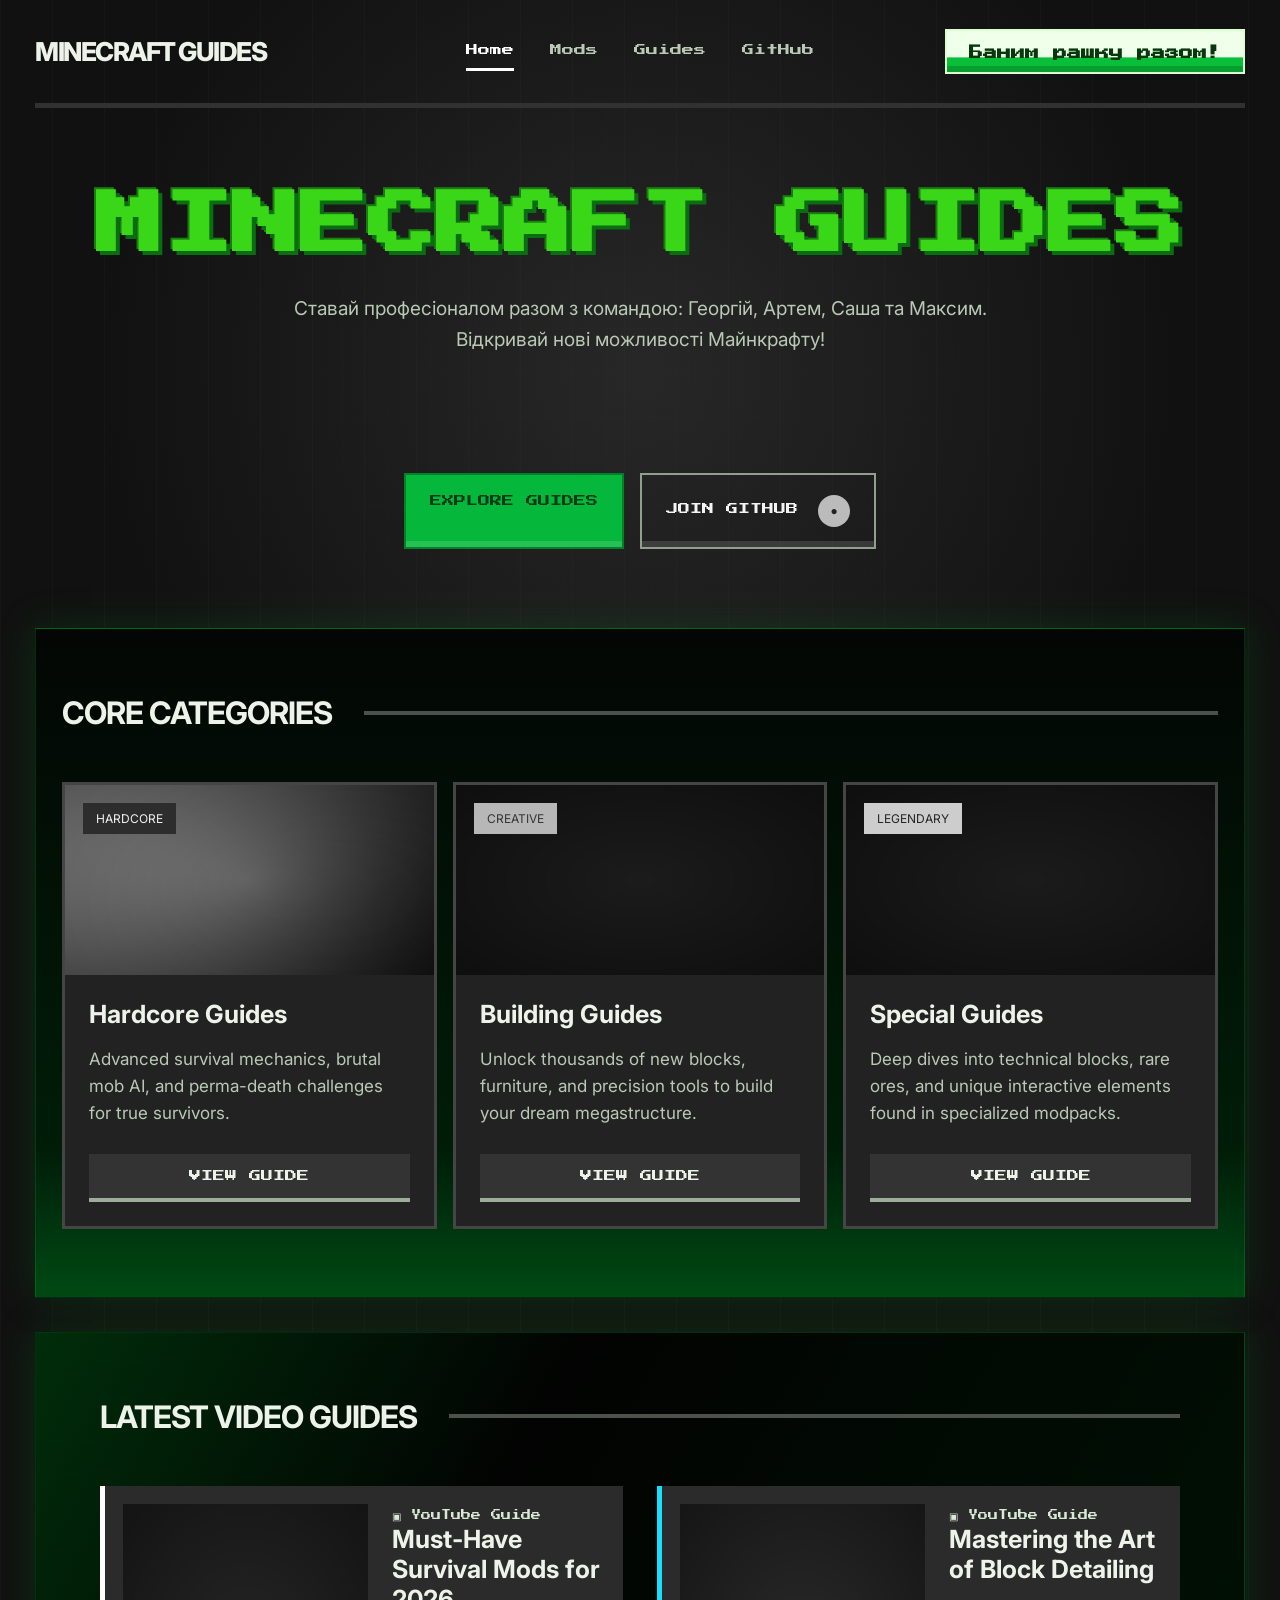
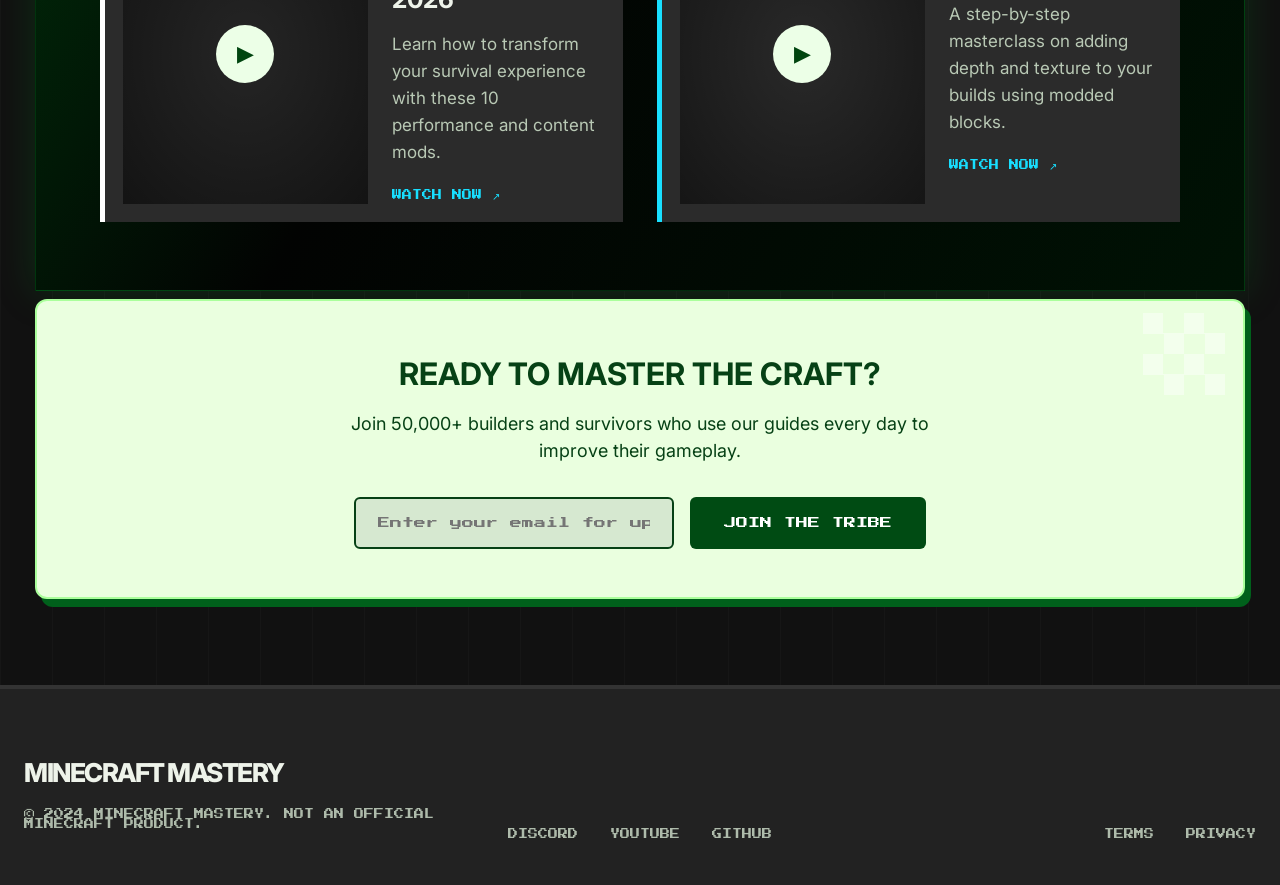
<file: index.html>
<!DOCTYPE html>
<html lang="uk">
<head>
  <meta charset="UTF-8" />
  <meta name="viewport" content="width=device-width, initial-scale=1.0" />
  <title>Minecraft Guides</title>
  <link rel="preconnect" href="https://fonts.googleapis.com">
  <link rel="preconnect" href="https://fonts.gstatic.com" crossorigin>
  <link href="https://fonts.googleapis.com/css2?family=Inter:wght@400;500;700;800&family=Press+Start+2P&display=swap" rel="stylesheet">
  <link rel="stylesheet" href="styles.css" />
</head>
<body>
  <header class="site-header">
    <a class="logo" href="#">Minecraft Guides</a>
    <nav class="nav" aria-label="Main navigation">
      <a class="active" href="index.html">Home</a>
      <a href="mods.html">Mods</a>
      <a href="guides.html">Guides</a>
      <a href="https://github.com" target="_blank" rel="noreferrer">GitHub</a>
    </nav>
    <a class="top-cta" href="#join">Баним рашку разом!</a>
  </header>

  <main>
    <section class="hero" id="guides">
      <div class="hero-grid" aria-hidden="true"></div>
      <h1>Minecraft Guides</h1>
      <p>Ставай професіоналом разом з командою: Георгій, Артем, Саша та Максим.<br>Відкривай нові можливості Майнкрафту!</p>
      <div class="hero-actions">
        <a class="btn btn-primary" href="#categories">Explore Guides</a>
        <a class="btn btn-ghost" href="https://github.com" target="_blank" rel="noreferrer">Join GitHub <span class="github-mark">●</span></a>
      </div>
    </section>

    <section class="panel dark-panel" id="categories">
      <div class="section-title">
        <h2>Core Categories</h2>
        <span></span>
      </div>

      <div class="cards">
        <article class="card">
          <div class="card-art survival"><span class="tag red">Hardcore</span></div>
          <div class="card-body">
            <h3>Hardcore Guides</h3>
            <p>Advanced survival mechanics, brutal mob AI, and perma-death challenges for true survivors.</p>
            <a href="hardcore.html" class="card-btn">View Guide</a>
          </div>
        </article>

        <article class="card">
          <div class="card-art building"><span class="tag cyan">Creative</span></div>
          <div class="card-body">
            <h3>Building Guides</h3>
            <p>Unlock thousands of new blocks, furniture, and precision tools to build your dream megastructure.</p>
            <a href="building.html" class="card-btn">View Guide</a>
          </div>
        </article>

        <article class="card">
          <div class="card-art blocks"><span class="tag pink">Legendary</span></div>
          <div class="card-body">
            <h3>Special Guides</h3>
            <p>Deep dives into technical blocks, rare ores, and unique interactive elements found in specialized modpacks.</p>
            <a href="special.html" class="card-btn">View Guide</a>
          </div>
        </article>
      </div>
    </section>

    <section class="panel video-panel">
      <div class="section-title">
        <h2>Latest Video Guides</h2>
        <span></span>
      </div>

      <div class="videos">
        <article class="video-card light-line">
          <div class="thumb redstone"><button href="https://www.youtube.com/watch?v=grBEoJYDWm4" aria-label="Play survival mods video">▶</button></div>
          <div>
            <small>▣ YouTube Guide</small>
            <h3>Must-Have Survival Mods for 2026</h3>
            <p>Learn how to transform your survival experience with these 10 performance and content mods.</p>
            <a href="https://www.youtube.com/watch?v=grBEoJYDWm4">Watch Now ↗</a>
          </div>
        </article>

        <article class="video-card cyan-line">
          <div class="thumb secrets"><button href="https://www.youtube.com/watch?v=sbJNPg-tEmI" aria-label="Play block detailing video">▶</button></div>
          <div>
            <small>▣ YouTube Guide</small>
            <h3>Mastering the Art of Block Detailing</h3>
            <p>A step-by-step masterclass on adding depth and texture to your builds using modded blocks.</p>
            <a href="https://www.youtube.com/watch?v=sbJNPg-tEmI">Watch Now ↗</a>
          </div>
        </article>
      </div>
    </section>
    <section class="newsletter" id="join">
      <div class="pixel-corner" aria-hidden="true"></div>
      <h2>Ready to Master the Craft?</h2>
      <p>Join 50,000+ builders and survivors who use our guides every day to improve their gameplay.</p>
      <form>
        <input type="email" placeholder="Enter your email for updates" aria-label="Email" />
        <button type="submit">Join the Tribe</button>
      </form>
    </section>
  </main>

  <footer class="footer">
    <div>
      <h2>Minecraft Mastery</h2>
      <p>© 2024 Minecraft Mastery. Not an official Minecraft product.</p>
    </div>
    <nav aria-label="Footer navigation">
      <a href="#">Discord</a>
      <a href="#">YouTube</a>
      <a href="#">GitHub</a>
    </nav>
    <nav aria-label="Legal navigation">
      <a href="#">Terms</a>
      <a href="#">Privacy</a>
    </nav>
  </footer>
</body>
</html>
</file>
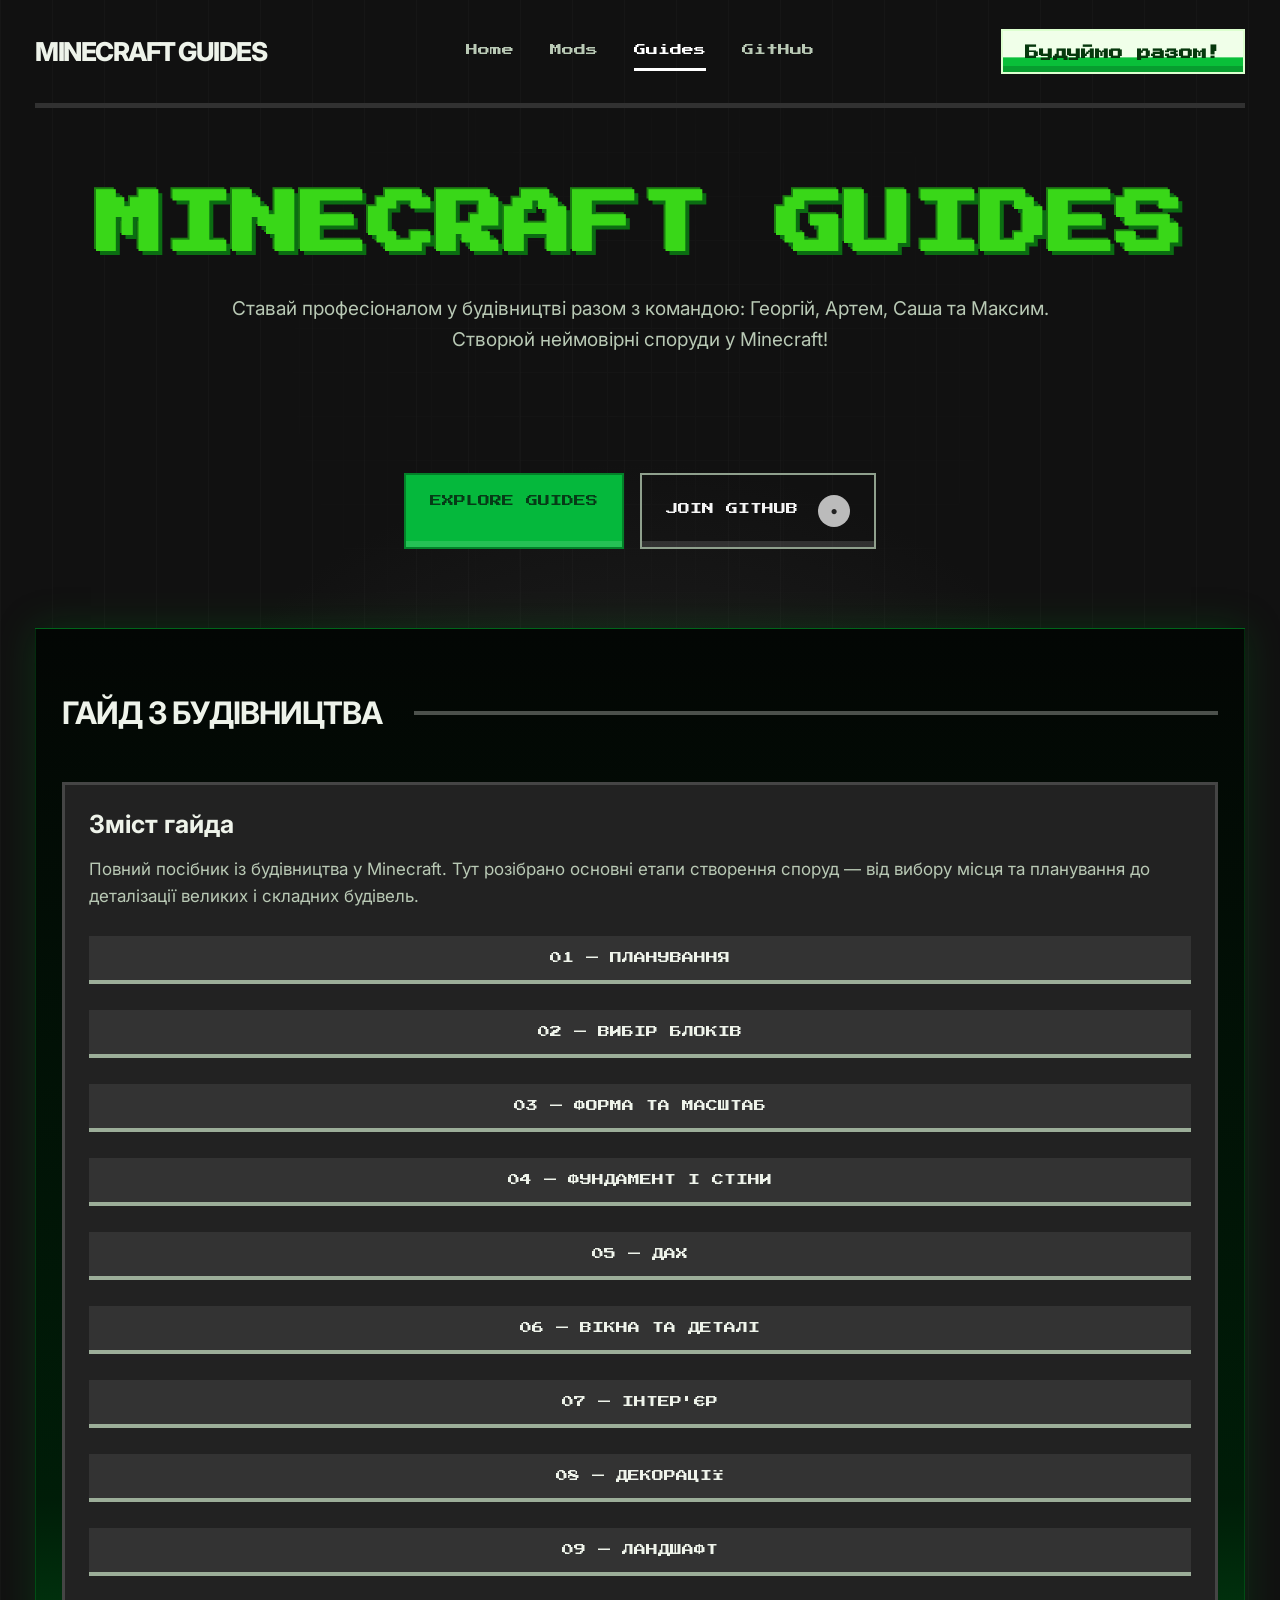
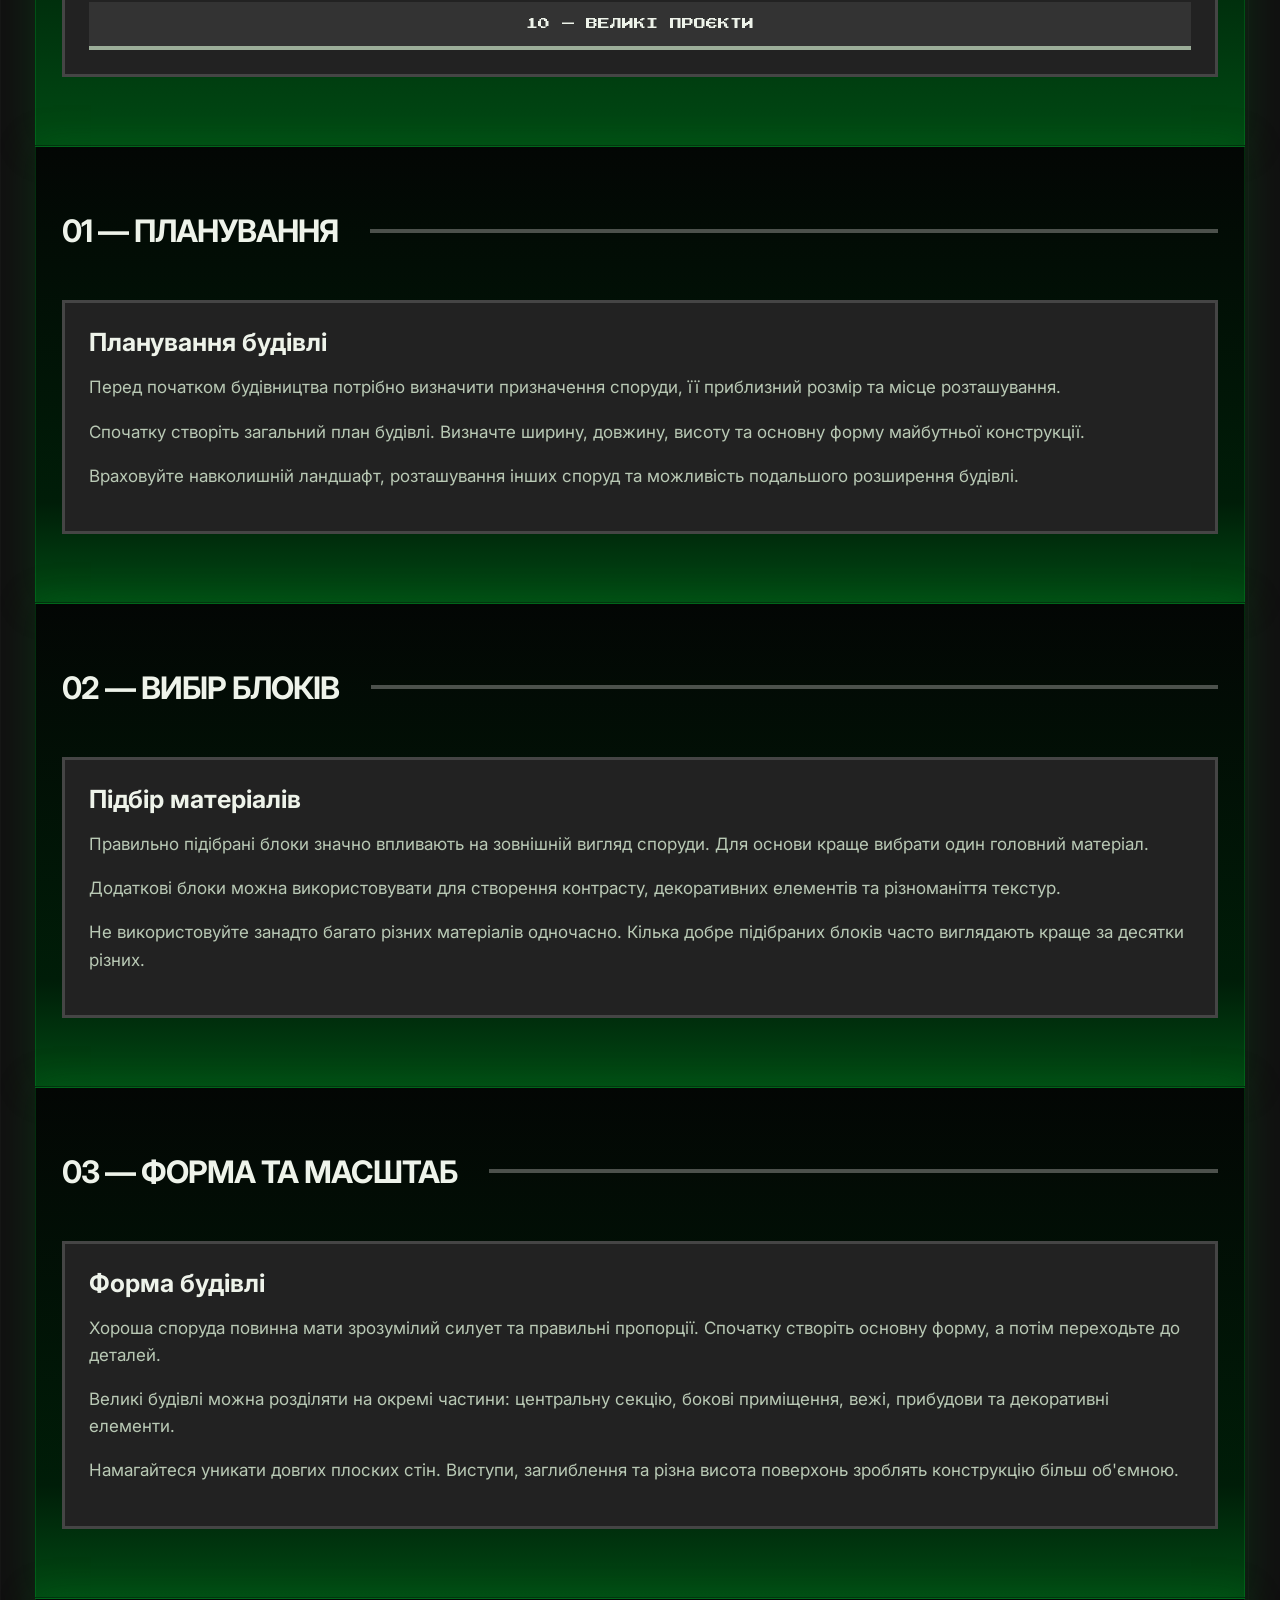
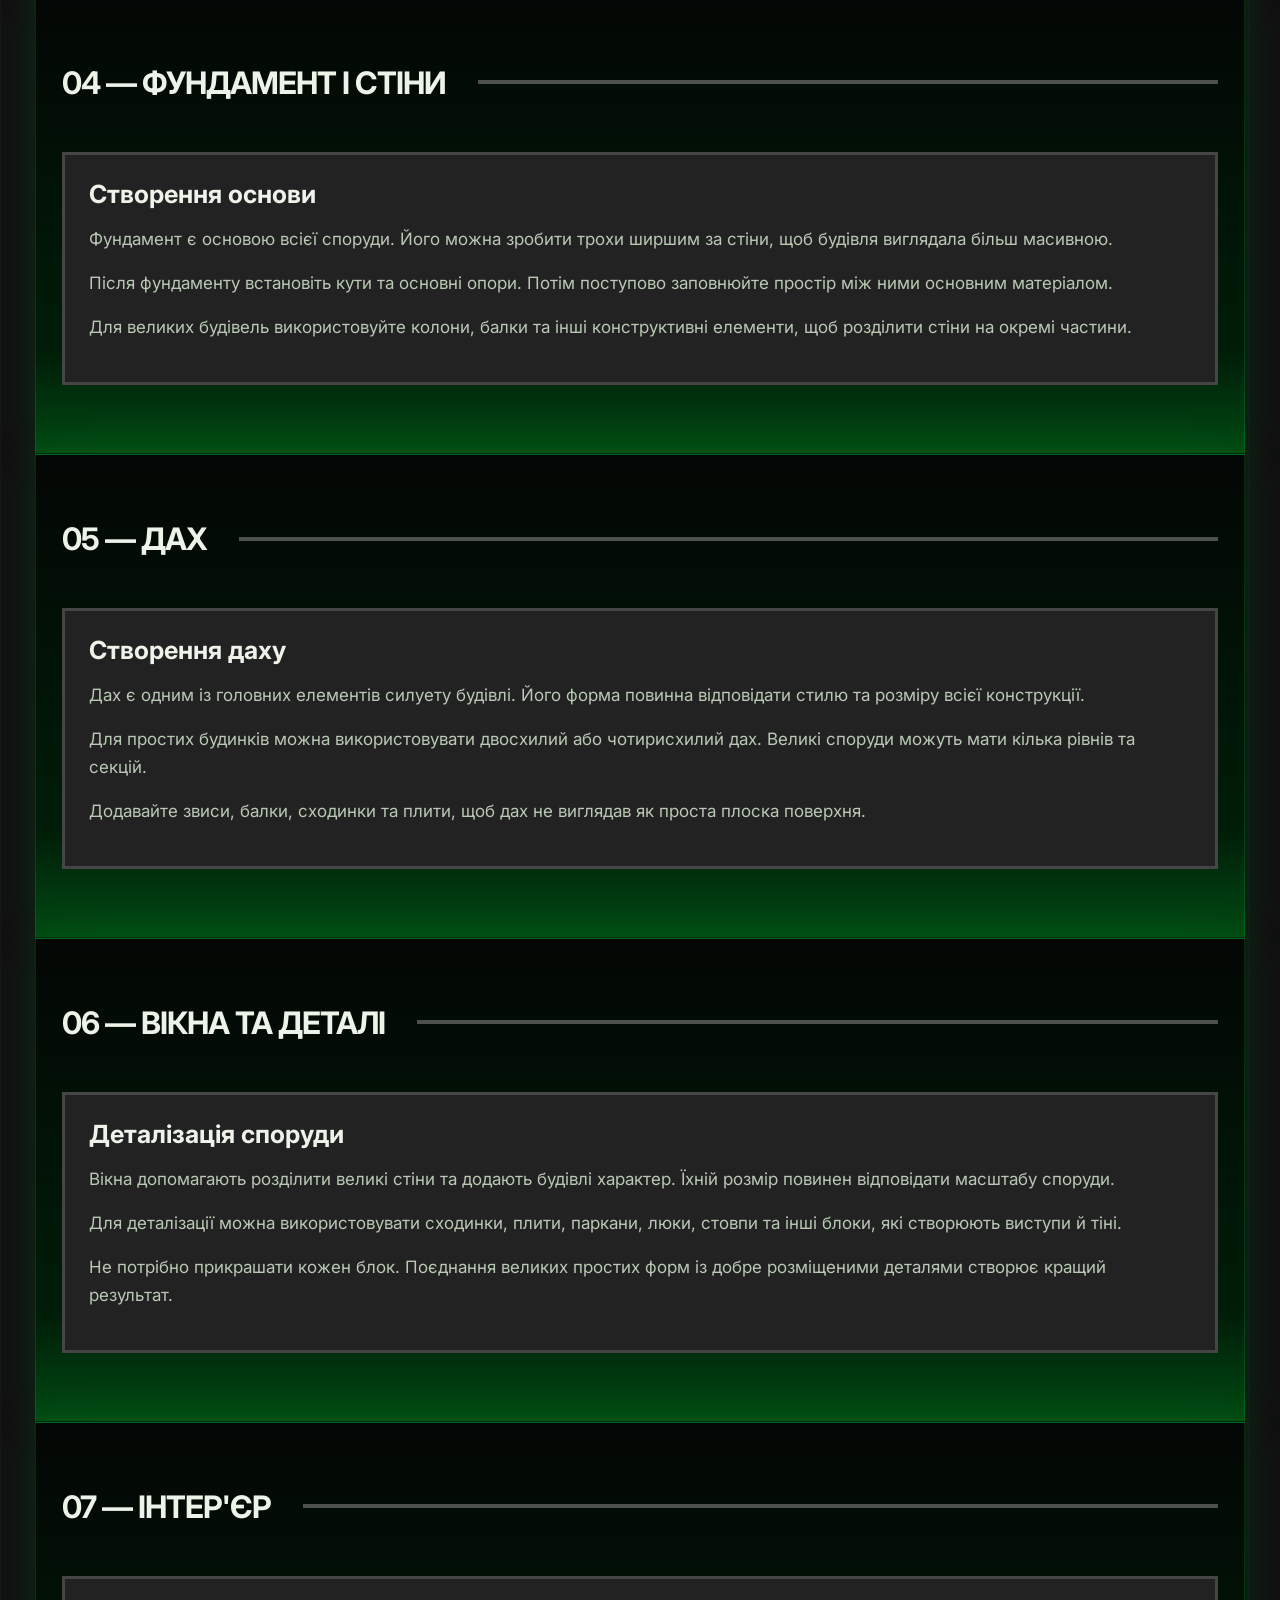
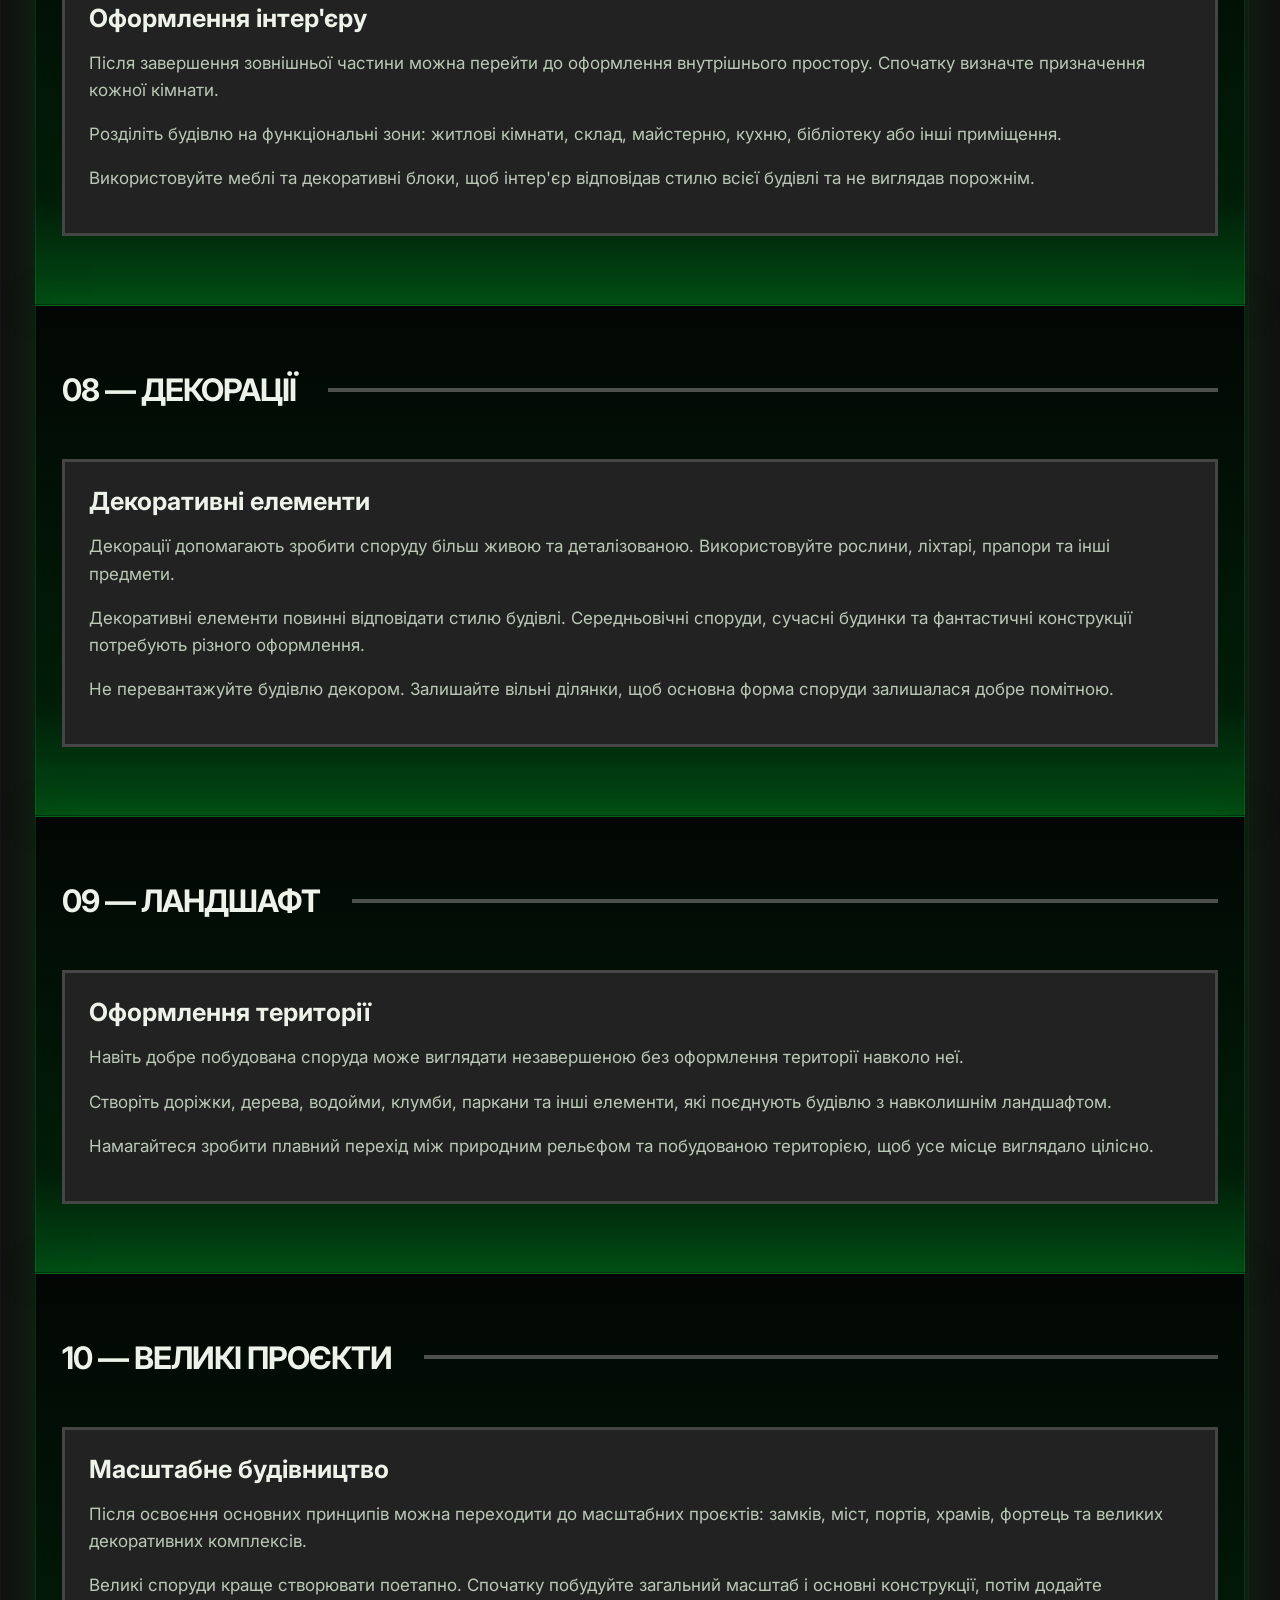
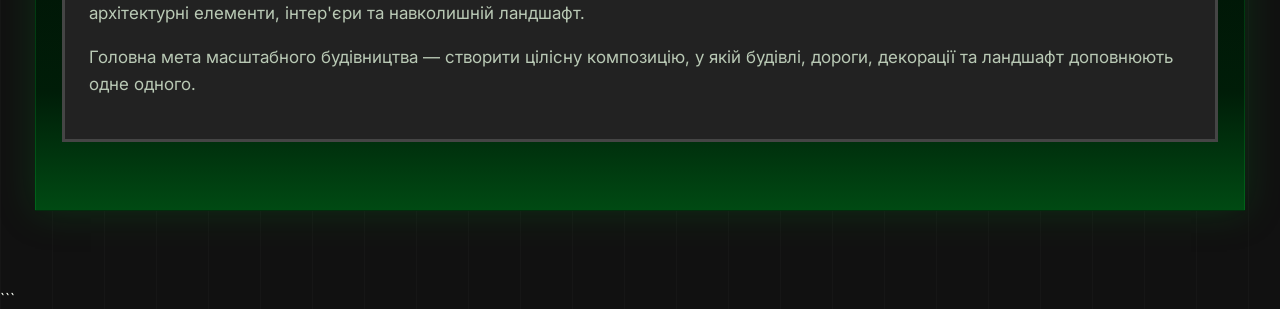
<file: building.html>
<!DOCTYPE html>
<html lang="ru">
  <head>
     <link rel="preconnect" href="https://fonts.googleapis.com">
  <link rel="preconnect" href="https://fonts.gstatic.com" crossorigin>
  <link href="https://fonts.googleapis.com/css2?family=Inter:wght@400;500;700;800&family=Press+Start+2P&display=swap" rel="stylesheet">
    <link rel="stylesheet" href="styles.css">
    <meta charset="UTF-8">
    <title>Minecraft Building</title>
  </head>

  <body>
      <header class="site-header">
    <a class="logo" href="#">Minecraft Guides</a>
    <nav class="nav" aria-label="Main navigation">
      <a href="index.html">Home</a>
      <a href="mods.html">Mods</a>
      <a class="active" href="guides.html">Guides</a>
      <a href="https://github.com" target="_blank" rel="noreferrer">GitHub</a>
    </nav>
    <a class="top-cta" href="#join">Будуймо разом!</a>
  </header>
  <main>
<section class="hero" id="guides">
      <div class="hero-grid" aria-hidden="true"></div>
      <h1>Minecraft Guides</h1>
      <p>Ставай професіоналом у будівництві разом з командою: Георгій, Артем, Саша та Максим.<br>Створюй неймовірні споруди у Minecraft!</p>
      <div class="hero-actions">
        <a class="btn btn-primary" href="#categories">Explore Guides</a>
        <a class="btn btn-ghost" href="https://github.com" target="_blank" rel="noreferrer">Join GitHub <span class="github-mark">●</span></a>
      </div>
    </section>

    <section class="panel dark-panel" id="categories">

  <div class="section-title">
    <h2>Гайд з будівництва</h2>
    <span></span>
  </div>

  <div class="card">
    <div class="card-body">

      <h3>Зміст гайда</h3>

      <p>
        Повний посібник із будівництва у Minecraft.
        Тут розібрано основні етапи створення споруд —
        від вибору місця та планування до деталізації
        великих і складних будівель.
      </p>

      <a href="#first-day" class="card-btn">
        01 — Планування
      </a>

      <a href="#resources" class="card-btn">
        02 — Вибір блоків
      </a>

      <a href="#food" class="card-btn">
        03 — Форма та масштаб
      </a>

      <a href="#base" class="card-btn">
        04 — Фундамент і стіни
      </a>

      <a href="#armor" class="card-btn">
        05 — Дах
      </a>

      <a href="#nether" class="card-btn">
        06 — Вікна та деталі
      </a>

      <a href="#enchantments" class="card-btn">
        07 — Інтер'єр
      </a>

      <a href="#farms" class="card-btn">
        08 — Декорації
      </a>

      <a href="#end" class="card-btn">
        09 — Ландшафт
      </a>

      <a href="#late-game" class="card-btn">
        10 — Великі проєкти
      </a>

    </div>
  </div>

</section>


<section class="panel dark-panel" id="first-day">

  <div class="section-title">
    <h2>01 — Планування</h2>
    <span></span>
  </div>

  <div class="card">
    <div class="card-body">

      <h3>Планування будівлі</h3>

      <p>
        Перед початком будівництва потрібно визначити
        призначення споруди, її приблизний розмір
        та місце розташування.
      </p>

      <p>
        Спочатку створіть загальний план будівлі.
        Визначте ширину, довжину, висоту та основну
        форму майбутньої конструкції.
      </p>

      <p>
        Враховуйте навколишній ландшафт, розташування
        інших споруд та можливість подальшого
        розширення будівлі.
      </p>

    </div>
  </div>

</section>


<section class="panel dark-panel" id="resources">

  <div class="section-title">
    <h2>02 — Вибір блоків</h2>
    <span></span>
  </div>

  <div class="card">
    <div class="card-body">

      <h3>Підбір матеріалів</h3>

      <p>
        Правильно підібрані блоки значно впливають
        на зовнішній вигляд споруди. Для основи
        краще вибрати один головний матеріал.
      </p>

      <p>
        Додаткові блоки можна використовувати
        для створення контрасту, декоративних елементів
        та різноманіття текстур.
      </p>

      <p>
        Не використовуйте занадто багато різних
        матеріалів одночасно. Кілька добре підібраних
        блоків часто виглядають краще за десятки різних.
      </p>

    </div>
  </div>

</section>


<section class="panel dark-panel" id="food">

  <div class="section-title">
    <h2>03 — Форма та масштаб</h2>
    <span></span>
  </div>

  <div class="card">
    <div class="card-body">

      <h3>Форма будівлі</h3>

      <p>
        Хороша споруда повинна мати зрозумілий силует
        та правильні пропорції. Спочатку створіть
        основну форму, а потім переходьте до деталей.
      </p>

      <p>
        Великі будівлі можна розділяти на окремі частини:
        центральну секцію, бокові приміщення, вежі,
        прибудови та декоративні елементи.
      </p>

      <p>
        Намагайтеся уникати довгих плоских стін.
        Виступи, заглиблення та різна висота поверхонь
        зроблять конструкцію більш об'ємною.
      </p>

    </div>
  </div>

</section>


<section class="panel dark-panel" id="base">

  <div class="section-title">
    <h2>04 — Фундамент і стіни</h2>
    <span></span>
  </div>

  <div class="card">
    <div class="card-body">

      <h3>Створення основи</h3>

      <p>
        Фундамент є основою всієї споруди.
        Його можна зробити трохи ширшим за стіни,
        щоб будівля виглядала більш масивною.
      </p>

      <p>
        Після фундаменту встановіть кути та основні
        опори. Потім поступово заповнюйте простір
        між ними основним матеріалом.
      </p>

      <p>
        Для великих будівель використовуйте колони,
        балки та інші конструктивні елементи,
        щоб розділити стіни на окремі частини.
      </p>

    </div>
  </div>

</section>


<section class="panel dark-panel" id="armor">

  <div class="section-title">
    <h2>05 — Дах</h2>
    <span></span>
  </div>

  <div class="card">
    <div class="card-body">

      <h3>Створення даху</h3>

      <p>
        Дах є одним із головних елементів силуету
        будівлі. Його форма повинна відповідати
        стилю та розміру всієї конструкції.
      </p>

      <p>
        Для простих будинків можна використовувати
        двосхилий або чотирисхилий дах. Великі споруди
        можуть мати кілька рівнів та секцій.
      </p>

      <p>
        Додавайте звиси, балки, сходинки та плити,
        щоб дах не виглядав як проста плоска поверхня.
      </p>

    </div>
  </div>

</section>


<section class="panel dark-panel" id="nether">

  <div class="section-title">
    <h2>06 — Вікна та деталі</h2>
    <span></span>
  </div>

  <div class="card">
    <div class="card-body">

      <h3>Деталізація споруди</h3>

      <p>
        Вікна допомагають розділити великі стіни
        та додають будівлі характер. Їхній розмір
        повинен відповідати масштабу споруди.
      </p>

      <p>
        Для деталізації можна використовувати сходинки,
        плити, паркани, люки, стовпи та інші блоки,
        які створюють виступи й тіні.
      </p>

      <p>
        Не потрібно прикрашати кожен блок.
        Поєднання великих простих форм із добре
        розміщеними деталями створює кращий результат.
      </p>

    </div>
  </div>

</section>


<section class="panel dark-panel" id="enchantments">

  <div class="section-title">
    <h2>07 — Інтер'єр</h2>
    <span></span>
  </div>

  <div class="card">
    <div class="card-body">

      <h3>Оформлення інтер'єру</h3>

      <p>
        Після завершення зовнішньої частини можна
        перейти до оформлення внутрішнього простору.
        Спочатку визначте призначення кожної кімнати.
      </p>

      <p>
        Розділіть будівлю на функціональні зони:
        житлові кімнати, склад, майстерню, кухню,
        бібліотеку або інші приміщення.
      </p>

      <p>
        Використовуйте меблі та декоративні блоки,
        щоб інтер'єр відповідав стилю всієї будівлі
        та не виглядав порожнім.
      </p>

    </div>
  </div>

</section>


<section class="panel dark-panel" id="farms">

  <div class="section-title">
    <h2>08 — Декорації</h2>
    <span></span>
  </div>

  <div class="card">
    <div class="card-body">

      <h3>Декоративні елементи</h3>

      <p>
        Декорації допомагають зробити споруду
        більш живою та деталізованою. Використовуйте
        рослини, ліхтарі, прапори та інші предмети.
      </p>

      <p>
        Декоративні елементи повинні відповідати
        стилю будівлі. Середньовічні споруди,
        сучасні будинки та фантастичні конструкції
        потребують різного оформлення.
      </p>

      <p>
        Не перевантажуйте будівлю декором.
        Залишайте вільні ділянки, щоб основна форма
        споруди залишалася добре помітною.
      </p>

    </div>
  </div>

</section>


<section class="panel dark-panel" id="end">

  <div class="section-title">
    <h2>09 — Ландшафт</h2>
    <span></span>
  </div>

  <div class="card">
    <div class="card-body">

      <h3>Оформлення території</h3>

      <p>
        Навіть добре побудована споруда може виглядати
        незавершеною без оформлення території навколо неї.
      </p>

      <p>
        Створіть доріжки, дерева, водойми, клумби,
        паркани та інші елементи, які поєднують
        будівлю з навколишнім ландшафтом.
      </p>

      <p>
        Намагайтеся зробити плавний перехід між
        природним рельєфом та побудованою територією,
        щоб усе місце виглядало цілісно.
      </p>

    </div>
  </div>

</section>


<section class="panel dark-panel" id="late-game">

  <div class="section-title">
    <h2>10 — Великі проєкти</h2>
    <span></span>
  </div>

  <div class="card">
    <div class="card-body">

      <h3>Масштабне будівництво</h3>

      <p>
        Після освоєння основних принципів можна переходити
        до масштабних проєктів: замків, міст, портів,
        храмів, фортець та великих декоративних комплексів.
      </p>

      <p>
        Великі споруди краще створювати поетапно.
        Спочатку побудуйте загальний масштаб і основні
        конструкції, потім додайте архітектурні елементи,
        інтер'єри та навколишній ландшафт.
      </p>

      <p>
        Головна мета масштабного будівництва — створити
        цілісну композицію, у якій будівлі, дороги,
        декорації та ландшафт доповнюють одне одного.
      </p>

    </div>
  </div>

</section>

  </main>
  </body>
</html>
```
</file>
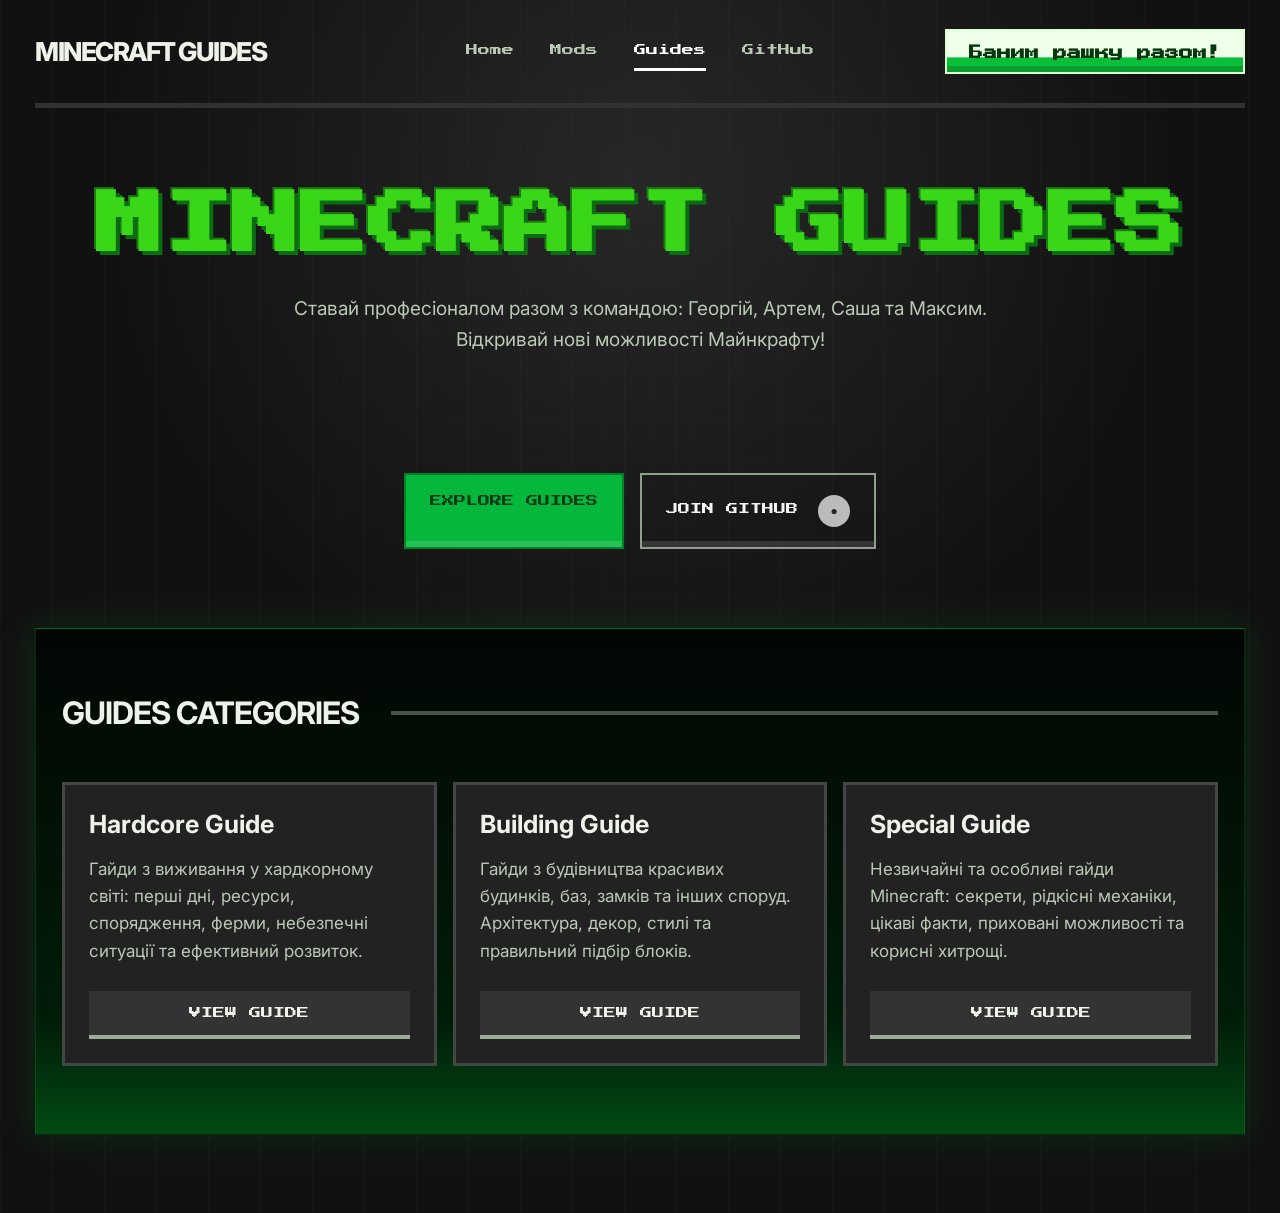
<file: guides.html>
<!DOCTYPE html>
<html lang="ru">
  <head>
     <link rel="preconnect" href="https://fonts.googleapis.com">
  <link rel="preconnect" href="https://fonts.gstatic.com" crossorigin>
  <link href="https://fonts.googleapis.com/css2?family=Inter:wght@400;500;700;800&family=Press+Start+2P&display=swap" rel="stylesheet">
    <link rel="stylesheet" href="styles.css">
    <meta charset="UTF-8">
    <title>Minecraft Mods</title>
  </head>

  <body>
      <header class="site-header">
    <a class="logo" href="#">Minecraft Guides</a>
    <nav class="nav" aria-label="Main navigation">
      <a href="index.html">Home</a>
      <a href="mods.html">Mods</a>
      <a class="active" href="guides.html">Guides</a>
      <a href="https://github.com" target="_blank" rel="noreferrer">GitHub</a>
    </nav>
    <a class="top-cta" href="#join">Баним рашку разом!</a>
  </header>
  <main>
<section class="hero" id="guides">
      <div class="hero-grid" aria-hidden="true"></div>
      <h1>Minecraft Guides</h1>
      <p>Ставай професіоналом разом з командою: Георгій, Артем, Саша та Максим.<br>Відкривай нові можливості Майнкрафту!</p>
      <div class="hero-actions">
        <a class="btn btn-primary" href="#categories">Explore Guides</a>
        <a class="btn btn-ghost" href="https://github.com" target="_blank" rel="noreferrer">Join GitHub <span class="github-mark">●</span></a>
      </div>
    </section>

    <section class="panel dark-panel" id="categories">
      <div class="section-title">
        <h2>Guides Categories</h2>
        <span></span>
      </div>

      <div class="cards">
        <article class="card">
          <div class="card-body">
            <h3>Hardcore Guide</h3>
            <p>
              Гайди з виживання у хардкорному світі:
              перші дні, ресурси, спорядження, ферми,
              небезпечні ситуації та ефективний розвиток.
            </p>
            <a href="hardcore.html" class="card-btn">View Guide</a>
          </div>
        </article>

        <article class="card">
          <div class="card-body">
            <h3>Building Guide</h3>
            <p>
              Гайди з будівництва красивих будинків,
              баз, замків та інших споруд. Архітектура,
              декор, стилі та правильний підбір блоків.
            </p>
            <a href="building.html" class="card-btn">View Guide</a>
          </div>
        </article>

        <article class="card">
          <div class="card-body">
            <h3>Special Guide</h3>
            <p>
              Незвичайні та особливі гайди Minecraft:
              секрети, рідкісні механіки, цікаві факти,
              приховані можливості та корисні хитрощі.
            </p>
            <a href="special.html" class="card-btn">View Guide</a>
          </div>
        </article>
      </div>
    </section>

  </main>
  </body>
</html>
</file>
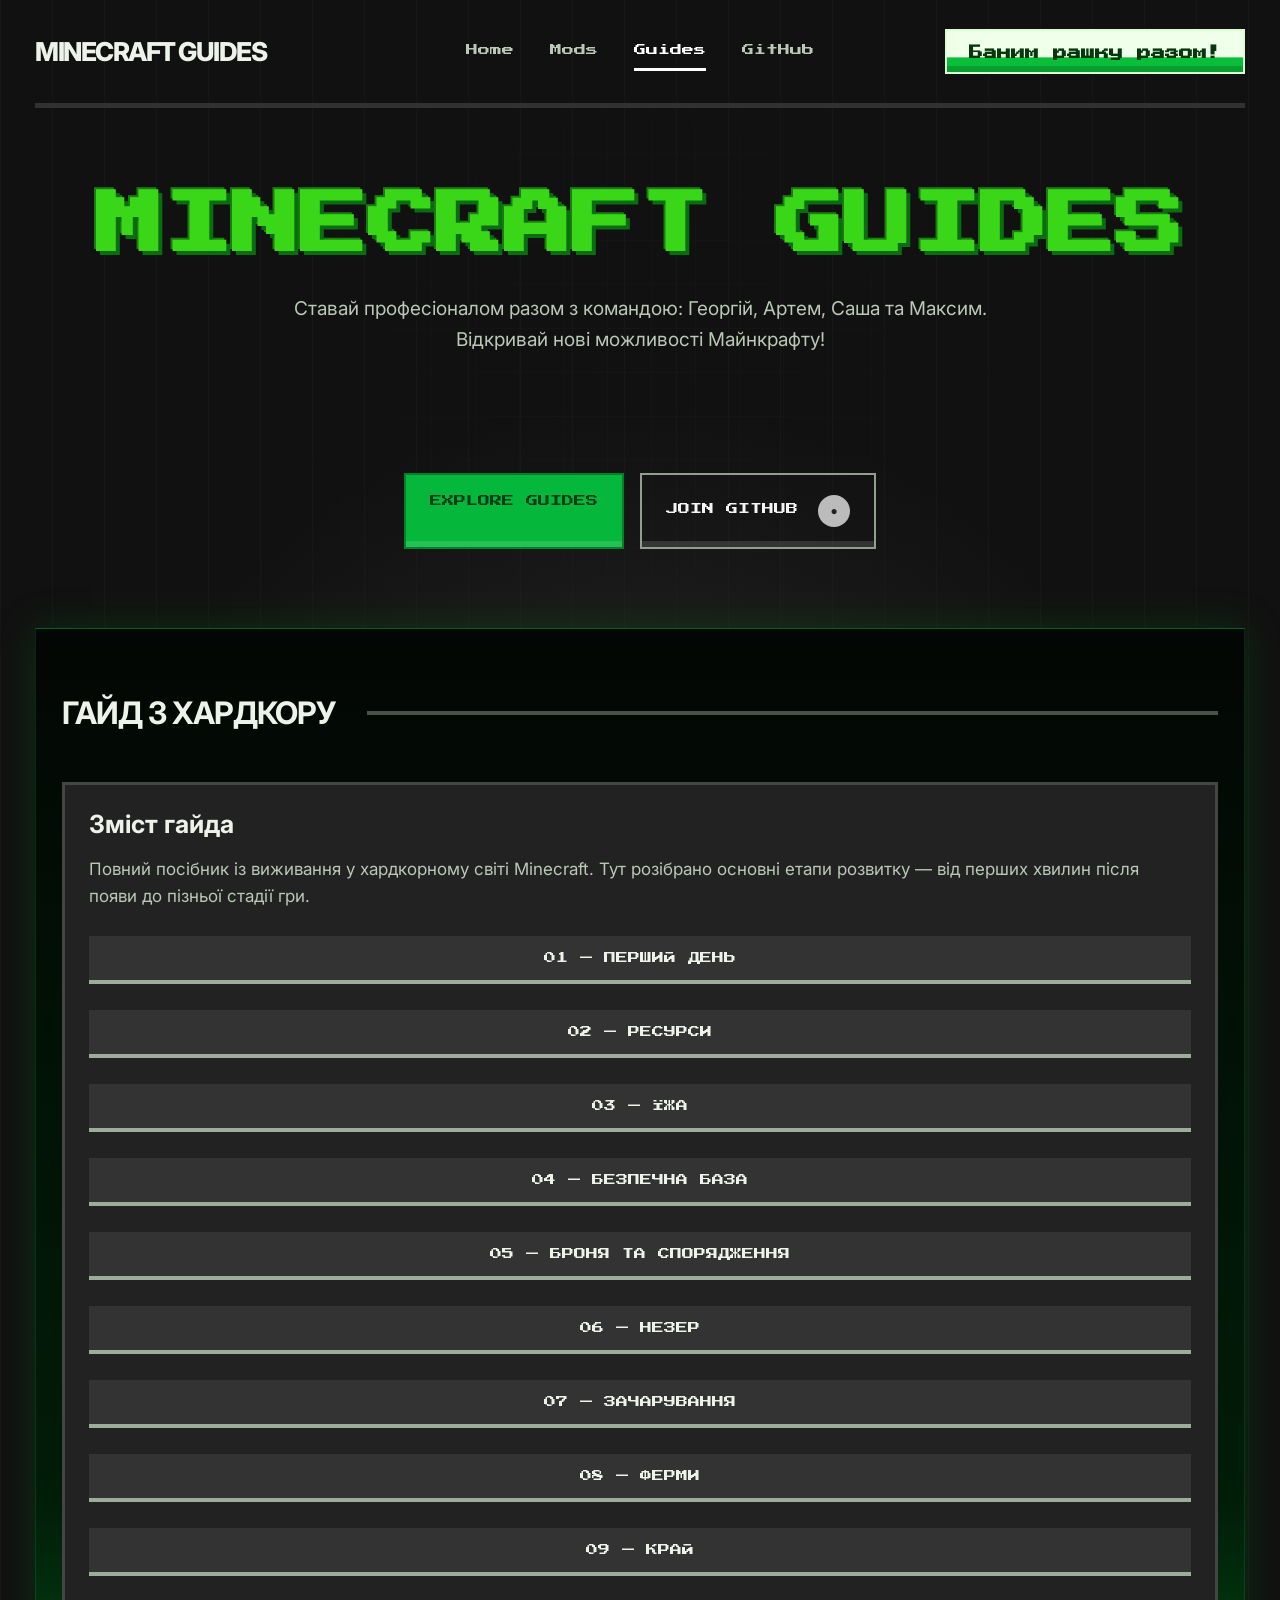
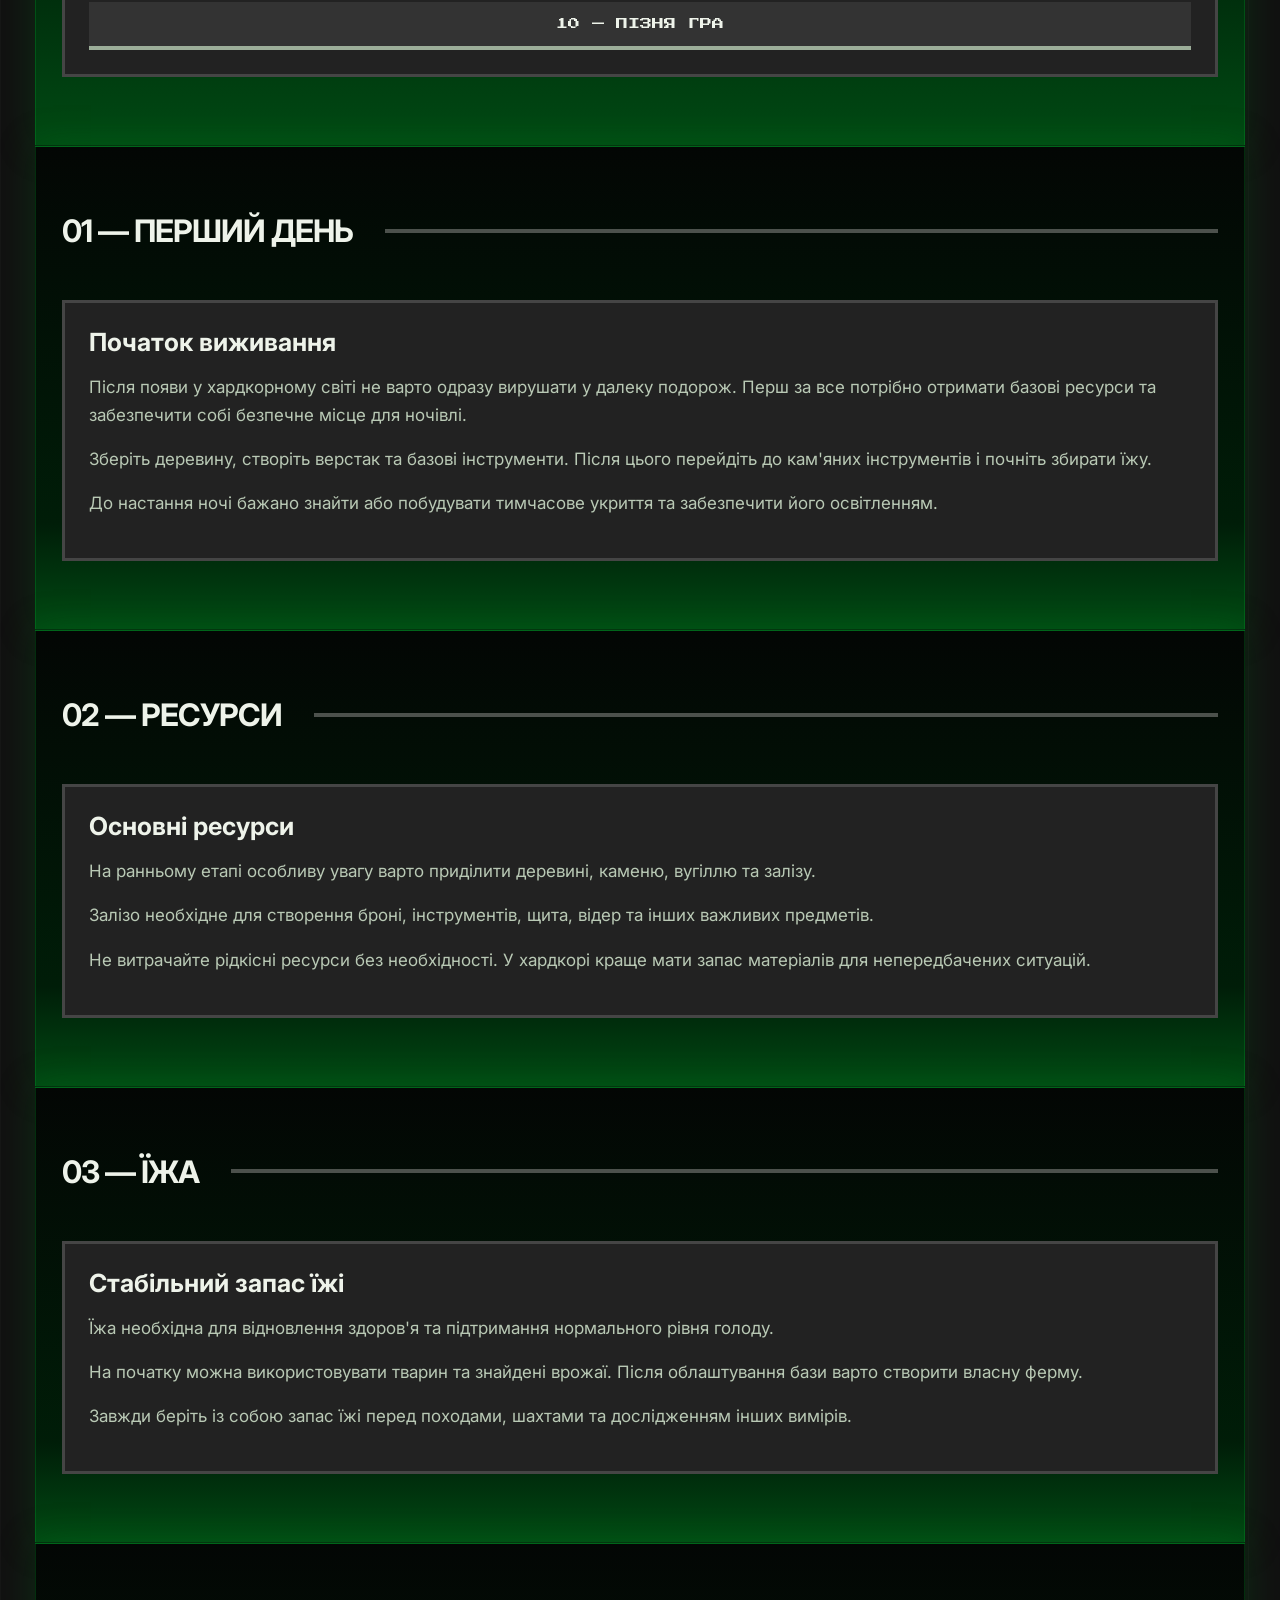
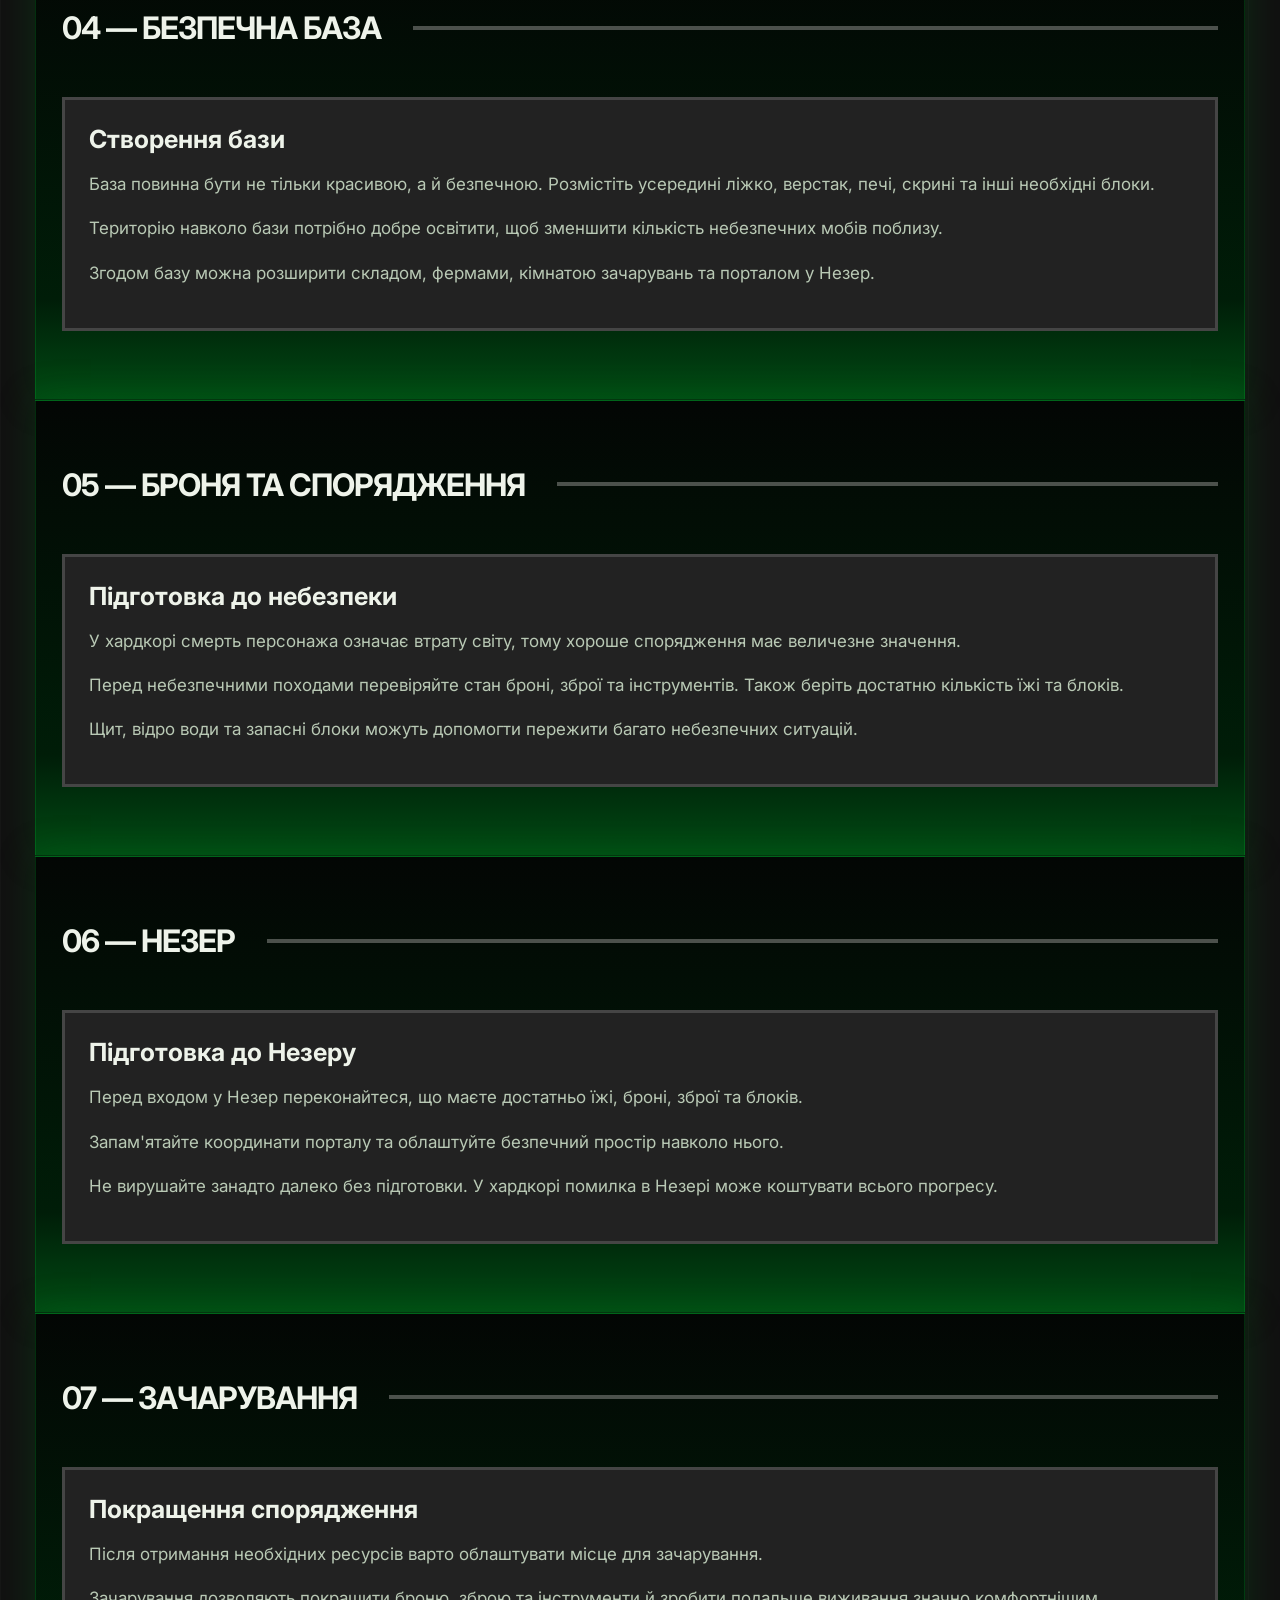
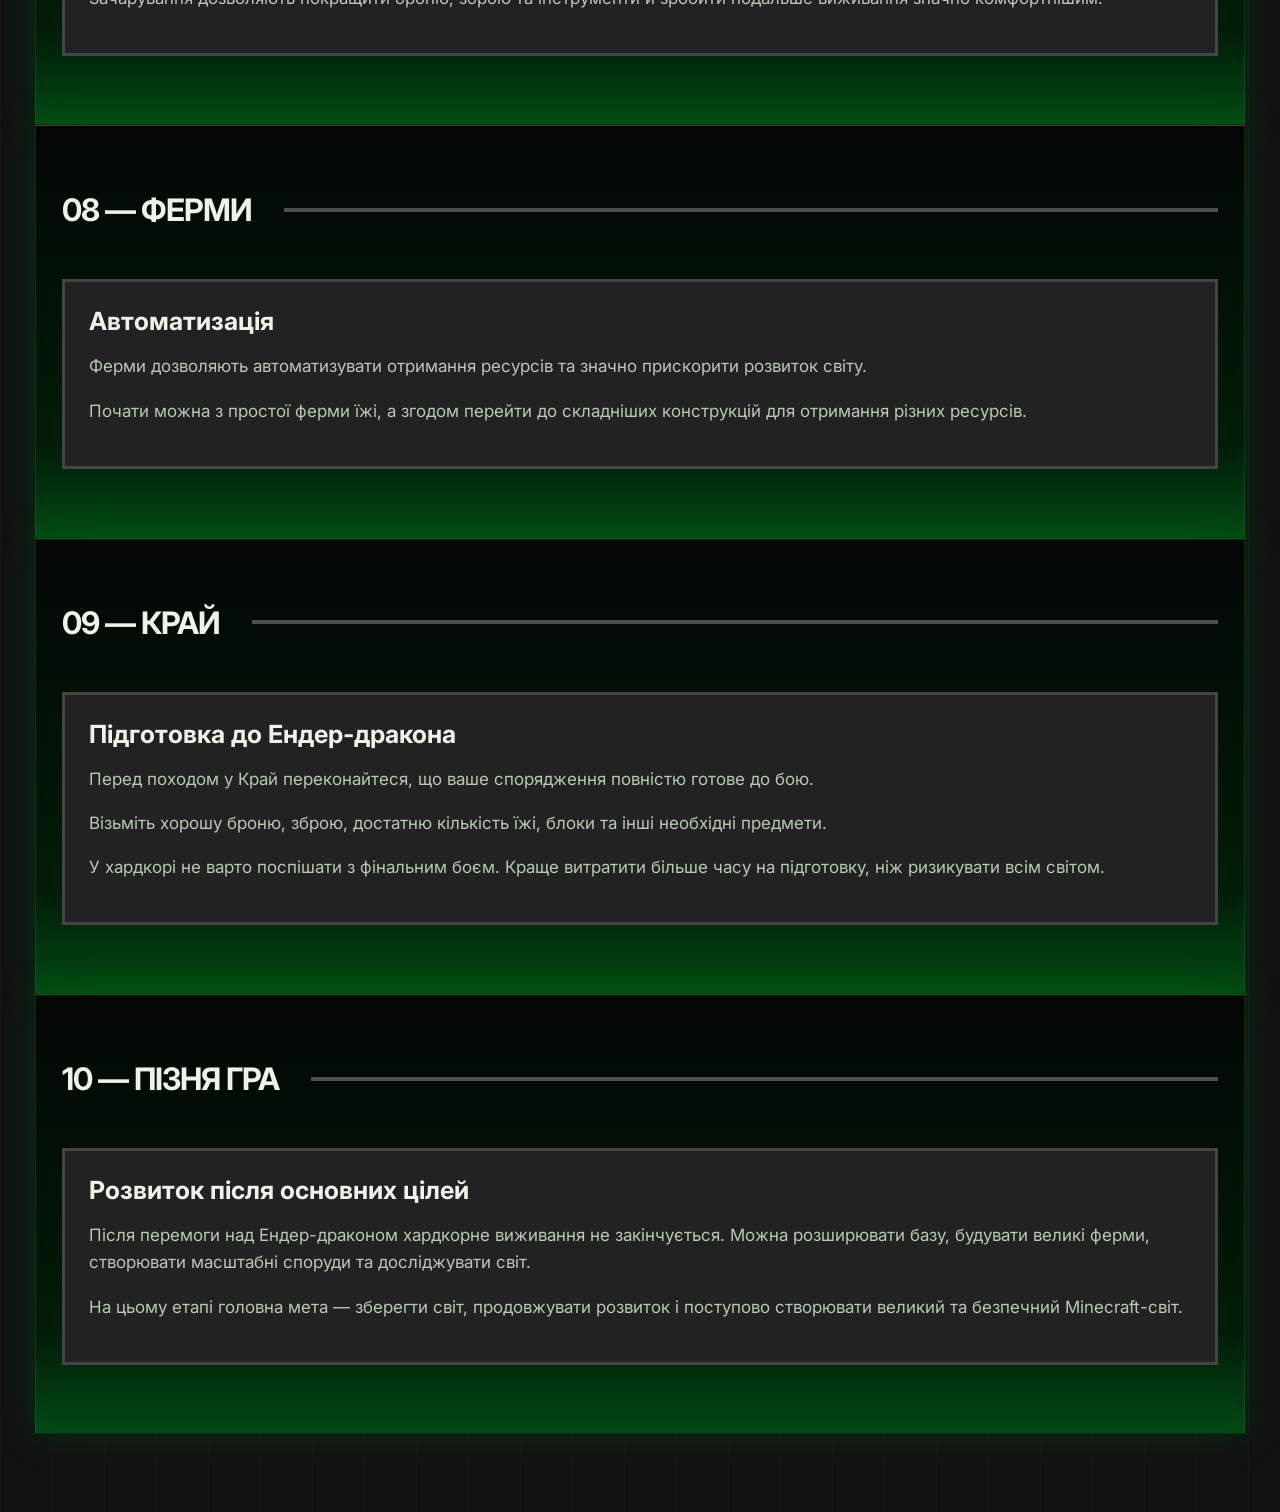
<file: hardcore.html>
<!DOCTYPE html>
<html lang="ru">
  <head>
     <link rel="preconnect" href="https://fonts.googleapis.com">
  <link rel="preconnect" href="https://fonts.gstatic.com" crossorigin>
  <link href="https://fonts.googleapis.com/css2?family=Inter:wght@400;500;700;800&family=Press+Start+2P&display=swap" rel="stylesheet">
    <link rel="stylesheet" href="styles.css">
    <meta charset="UTF-8">
    <title>Minecraft Mods</title>
  </head>

  <body>
      <header class="site-header">
    <a class="logo" href="#">Minecraft Guides</a>
    <nav class="nav" aria-label="Main navigation">
      <a href="index.html">Home</a>
      <a href="mods.html">Mods</a>
      <a class="active" href="guides.html">Guides</a>
      <a href="https://github.com" target="_blank" rel="noreferrer">GitHub</a>
    </nav>
    <a class="top-cta" href="#join">Баним рашку разом!</a>
  </header>
  <main>
<section class="hero" id="guides">
      <div class="hero-grid" aria-hidden="true"></div>
      <h1>Minecraft Guides</h1>
      <p>Ставай професіоналом разом з командою: Георгій, Артем, Саша та Максим.<br>Відкривай нові можливості Майнкрафту!</p>
      <div class="hero-actions">
        <a class="btn btn-primary" href="#categories">Explore Guides</a>
        <a class="btn btn-ghost" href="https://github.com" target="_blank" rel="noreferrer">Join GitHub <span class="github-mark">●</span></a>
      </div>
    </section>

    <section class="panel dark-panel" id="categories">

  <div class="section-title">
    <h2>Гайд з хардкору</h2>
    <span></span>
  </div>

  <div class="card">
    <div class="card-body">

      <h3>Зміст гайда</h3>

      <p>
        Повний посібник із виживання у хардкорному світі Minecraft.
        Тут розібрано основні етапи розвитку — від перших хвилин
        після появи до пізньої стадії гри.
      </p>

      <a href="#first-day" class="card-btn">
        01 — Перший день
      </a>

      <a href="#resources" class="card-btn">
        02 — Ресурси
      </a>

      <a href="#food" class="card-btn">
        03 — Їжа
      </a>

      <a href="#base" class="card-btn">
        04 — Безпечна база
      </a>

      <a href="#armor" class="card-btn">
        05 — Броня та спорядження
      </a>

      <a href="#nether" class="card-btn">
        06 — Незер
      </a>

      <a href="#enchantments" class="card-btn">
        07 — Зачарування
      </a>

      <a href="#farms" class="card-btn">
        08 — Ферми
      </a>

      <a href="#end" class="card-btn">
        09 — Край
      </a>

      <a href="#late-game" class="card-btn">
        10 — Пізня гра
      </a>

    </div>
  </div>

</section>


<section class="panel dark-panel" id="first-day">

  <div class="section-title">
    <h2>01 — Перший день</h2>
    <span></span>
  </div>

  <div class="card">
    <div class="card-body">

      <h3>Початок виживання</h3>

      <p>
        Після появи у хардкорному світі не варто одразу
        вирушати у далеку подорож. Перш за все потрібно
        отримати базові ресурси та забезпечити собі безпечне
        місце для ночівлі.
      </p>

      <p>
        Зберіть деревину, створіть верстак та базові
        інструменти. Після цього перейдіть до кам'яних
        інструментів і почніть збирати їжу.
      </p>

      <p>
        До настання ночі бажано знайти або побудувати
        тимчасове укриття та забезпечити його освітленням.
      </p>

    </div>
  </div>

</section>


<section class="panel dark-panel" id="resources">

  <div class="section-title">
    <h2>02 — Ресурси</h2>
    <span></span>
  </div>

  <div class="card">
    <div class="card-body">

      <h3>Основні ресурси</h3>

      <p>
        На ранньому етапі особливу увагу варто приділити
        деревині, каменю, вугіллю та залізу.
      </p>

      <p>
        Залізо необхідне для створення броні, інструментів,
        щита, відер та інших важливих предметів.
      </p>

      <p>
        Не витрачайте рідкісні ресурси без необхідності.
        У хардкорі краще мати запас матеріалів для
        непередбачених ситуацій.
      </p>

    </div>
  </div>

</section>


<section class="panel dark-panel" id="food">

  <div class="section-title">
    <h2>03 — Їжа</h2>
    <span></span>
  </div>

  <div class="card">
    <div class="card-body">

      <h3>Стабільний запас їжі</h3>

      <p>
        Їжа необхідна для відновлення здоров'я та підтримання
        нормального рівня голоду.
      </p>

      <p>
        На початку можна використовувати тварин та знайдені
        врожаї. Після облаштування бази варто створити
        власну ферму.
      </p>

      <p>
        Завжди беріть із собою запас їжі перед походами,
        шахтами та дослідженням інших вимірів.
      </p>

    </div>
  </div>

</section>


<section class="panel dark-panel" id="base">

  <div class="section-title">
    <h2>04 — Безпечна база</h2>
    <span></span>
  </div>

  <div class="card">
    <div class="card-body">

      <h3>Створення бази</h3>

      <p>
        База повинна бути не тільки красивою, а й безпечною.
        Розмістіть усередині ліжко, верстак, печі, скрині
        та інші необхідні блоки.
      </p>

      <p>
        Територію навколо бази потрібно добре освітити,
        щоб зменшити кількість небезпечних мобів поблизу.
      </p>

      <p>
        Згодом базу можна розширити складом, фермами,
        кімнатою зачарувань та порталом у Незер.
      </p>

    </div>
  </div>

</section>


<section class="panel dark-panel" id="armor">

  <div class="section-title">
    <h2>05 — Броня та спорядження</h2>
    <span></span>
  </div>

  <div class="card">
    <div class="card-body">

      <h3>Підготовка до небезпеки</h3>

      <p>
        У хардкорі смерть персонажа означає втрату світу,
        тому хороше спорядження має величезне значення.
      </p>

      <p>
        Перед небезпечними походами перевіряйте стан броні,
        зброї та інструментів. Також беріть достатню
        кількість їжі та блоків.
      </p>

      <p>
        Щит, відро води та запасні блоки можуть допомогти
        пережити багато небезпечних ситуацій.
      </p>

    </div>
  </div>

</section>


<section class="panel dark-panel" id="nether">

  <div class="section-title">
    <h2>06 — Незер</h2>
    <span></span>
  </div>

  <div class="card">
    <div class="card-body">

      <h3>Підготовка до Незеру</h3>

      <p>
        Перед входом у Незер переконайтеся, що маєте
        достатньо їжі, броні, зброї та блоків.
      </p>

      <p>
        Запам'ятайте координати порталу та облаштуйте
        безпечний простір навколо нього.
      </p>

      <p>
        Не вирушайте занадто далеко без підготовки.
        У хардкорі помилка в Незері може коштувати
        всього прогресу.
      </p>

    </div>
  </div>

</section>


<section class="panel dark-panel" id="enchantments">

  <div class="section-title">
    <h2>07 — Зачарування</h2>
    <span></span>
  </div>

  <div class="card">
    <div class="card-body">

      <h3>Покращення спорядження</h3>

      <p>
        Після отримання необхідних ресурсів варто
        облаштувати місце для зачарування.
      </p>

      <p>
        Зачарування дозволяють покращити броню, зброю
        та інструменти й зробити подальше виживання
        значно комфортнішим.
      </p>

    </div>
  </div>

</section>


<section class="panel dark-panel" id="farms">

  <div class="section-title">
    <h2>08 — Ферми</h2>
    <span></span>
  </div>

  <div class="card">
    <div class="card-body">

      <h3>Автоматизація</h3>

      <p>
        Ферми дозволяють автоматизувати отримання ресурсів
        та значно прискорити розвиток світу.
      </p>

      <p>
        Почати можна з простої ферми їжі, а згодом перейти
        до складніших конструкцій для отримання різних
        ресурсів.
      </p>

    </div>
  </div>

</section>


<section class="panel dark-panel" id="end">

  <div class="section-title">
    <h2>09 — Край</h2>
    <span></span>
  </div>

  <div class="card">
    <div class="card-body">

      <h3>Підготовка до Ендер-дракона</h3>

      <p>
        Перед походом у Край переконайтеся, що ваше
        спорядження повністю готове до бою.
      </p>

      <p>
        Візьміть хорошу броню, зброю, достатню кількість
        їжі, блоки та інші необхідні предмети.
      </p>

      <p>
        У хардкорі не варто поспішати з фінальним боєм.
        Краще витратити більше часу на підготовку,
        ніж ризикувати всім світом.
      </p>

    </div>
  </div>

</section>


<section class="panel dark-panel" id="late-game">

  <div class="section-title">
    <h2>10 — Пізня гра</h2>
    <span></span>
  </div>

  <div class="card">
    <div class="card-body">

      <h3>Розвиток після основних цілей</h3>

      <p>
        Після перемоги над Ендер-драконом хардкорне
        виживання не закінчується. Можна розширювати базу,
        будувати великі ферми, створювати масштабні споруди
        та досліджувати світ.
      </p>

      <p>
        На цьому етапі головна мета — зберегти світ,
        продовжувати розвиток і поступово створювати
        великий та безпечний Minecraft-світ.
      </p>

    </div>
  </div>

</section>

  </main>
  </body>
</html>
</file>
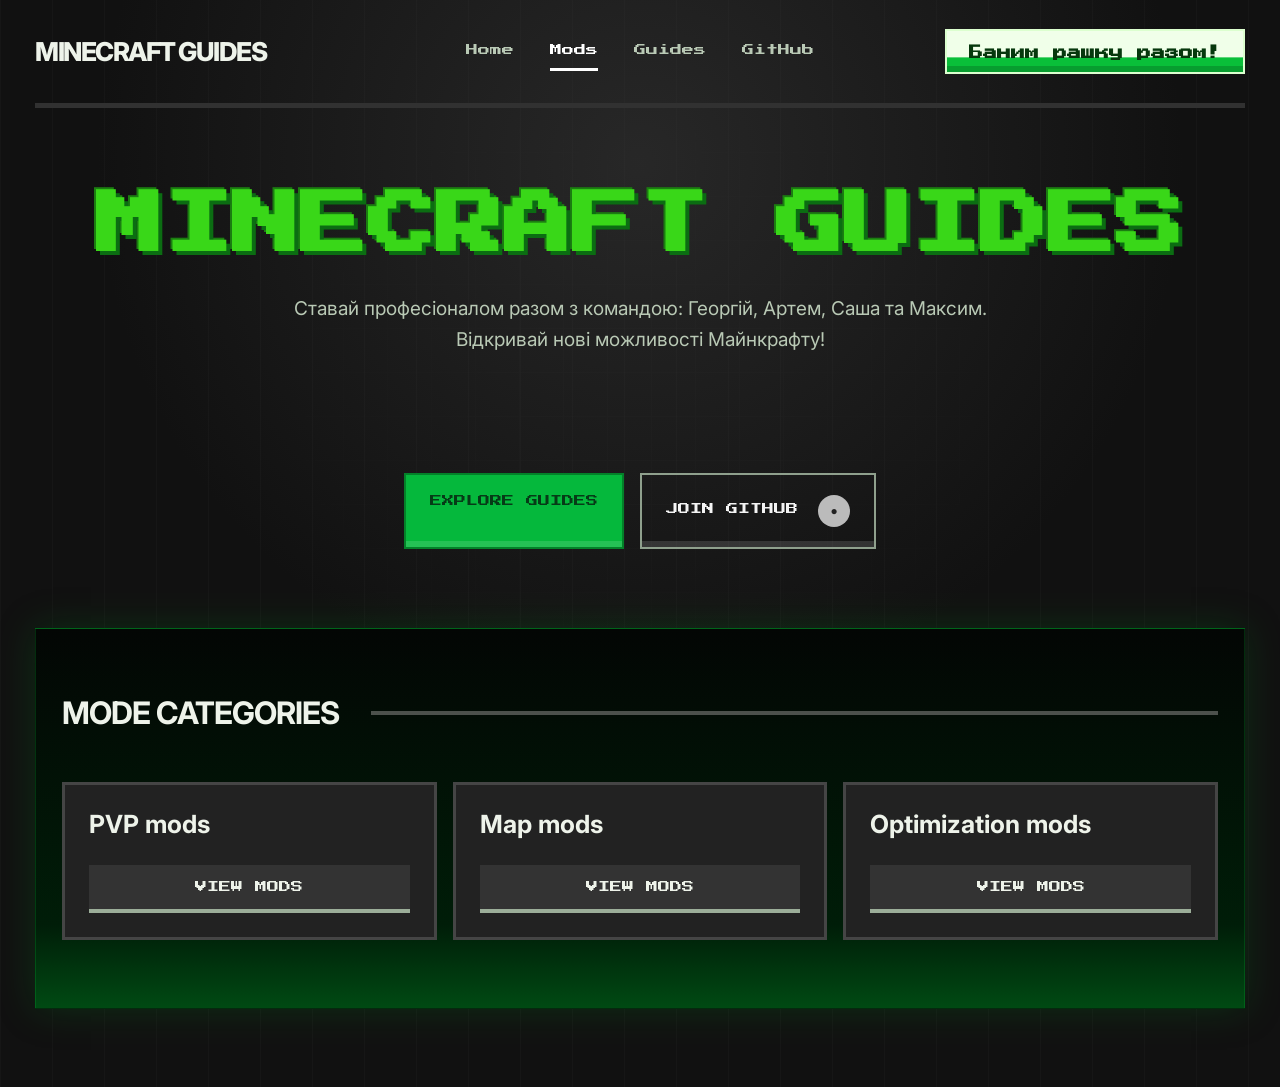
<file: mods.html>
<!DOCTYPE html>
<html lang="ru">
  <head>
     <link rel="preconnect" href="https://fonts.googleapis.com">
  <link rel="preconnect" href="https://fonts.gstatic.com" crossorigin>
  <link href="https://fonts.googleapis.com/css2?family=Inter:wght@400;500;700;800&family=Press+Start+2P&display=swap" rel="stylesheet">
    <link rel="stylesheet" href="styles.css">
    <meta charset="UTF-8">
    <title>Minecraft Mods</title>
  </head>

  <body>
      <header class="site-header">
    <a class="logo" href="#">Minecraft Guides</a>
    <nav class="nav" aria-label="Main navigation">
      <a href="index.html">Home</a>
      <a class="active" href="mods.html">Mods</a>
      <a href="guides.html">Guides</a>
      <a href="https://github.com" target="_blank" rel="noreferrer">GitHub</a>
    </nav>
    <a class="top-cta" href="#join">Баним рашку разом!</a>
  </header>
  <main>
<section class="hero" id="guides">
      <div class="hero-grid" aria-hidden="true"></div>
      <h1>Minecraft Guides</h1>
      <p>Ставай професіоналом разом з командою: Георгій, Артем, Саша та Максим.<br>Відкривай нові можливості Майнкрафту!</p>
      <div class="hero-actions">
        <a class="btn btn-primary" href="#categories">Explore Guides</a>
        <a class="btn btn-ghost" href="https://github.com" target="_blank" rel="noreferrer">Join GitHub <span class="github-mark">●</span></a>
      </div>
    </section>

    <section class="panel dark-panel" id="categories">
      <div class="section-title">
        <h2>Mode Categories</h2>
        <span></span>
      </div>

      <div class="cards">
        <article class="card">
          <div class="card-body">
            <h3>PVP mods</h3>
            <a href="pvp.html" class="card-btn">View Mods</a>
          </div>
        </article>

        <article class="card">
          <div class="card-body">
            <h3>Map mods</h3>
            <a href="map.html" class="card-btn">View Mods</a>
          </div>
        </article>

        <article class="card">
          <div class="card-body">
            <h3>Optimization mods</h3>
            <a href="optimization.html" class="card-btn">View Mods</a>
          </div>
        </article>
      </div>
    </section>

  </main>
  </body>
</html>
</file>
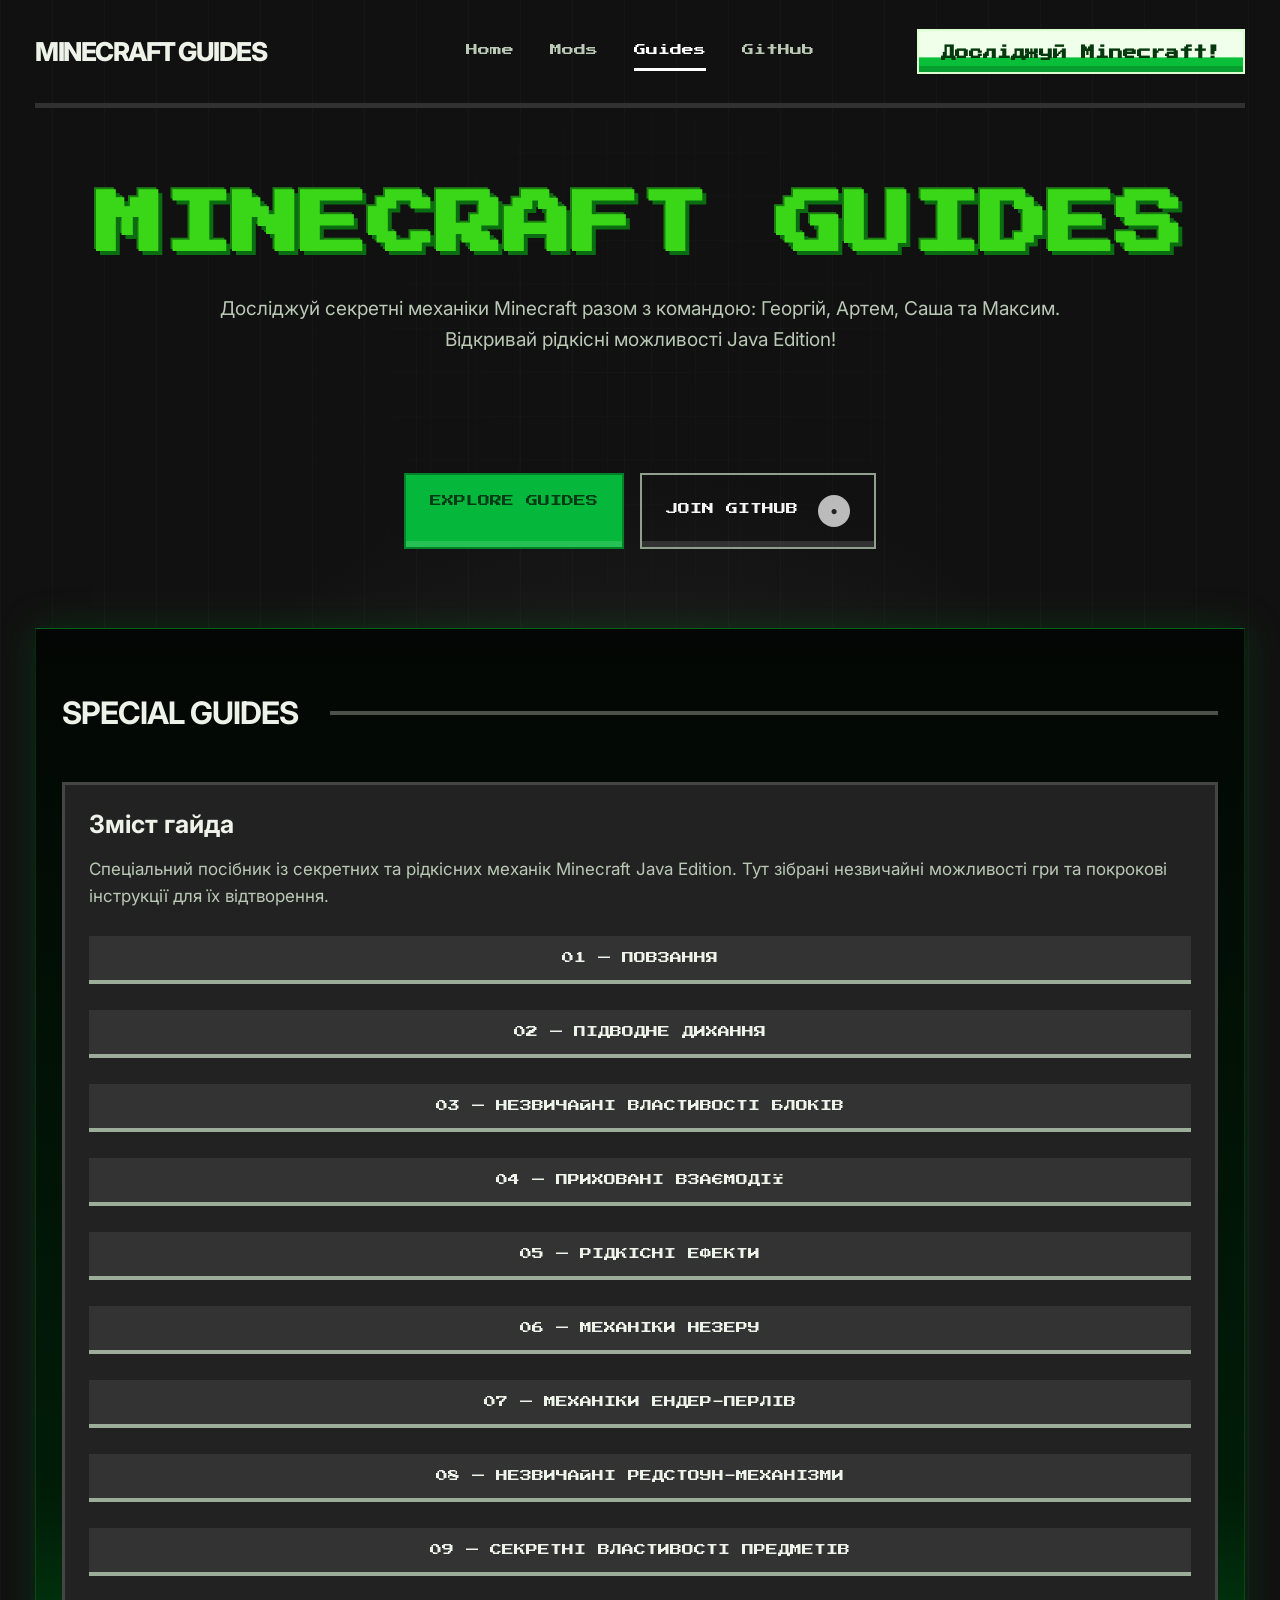
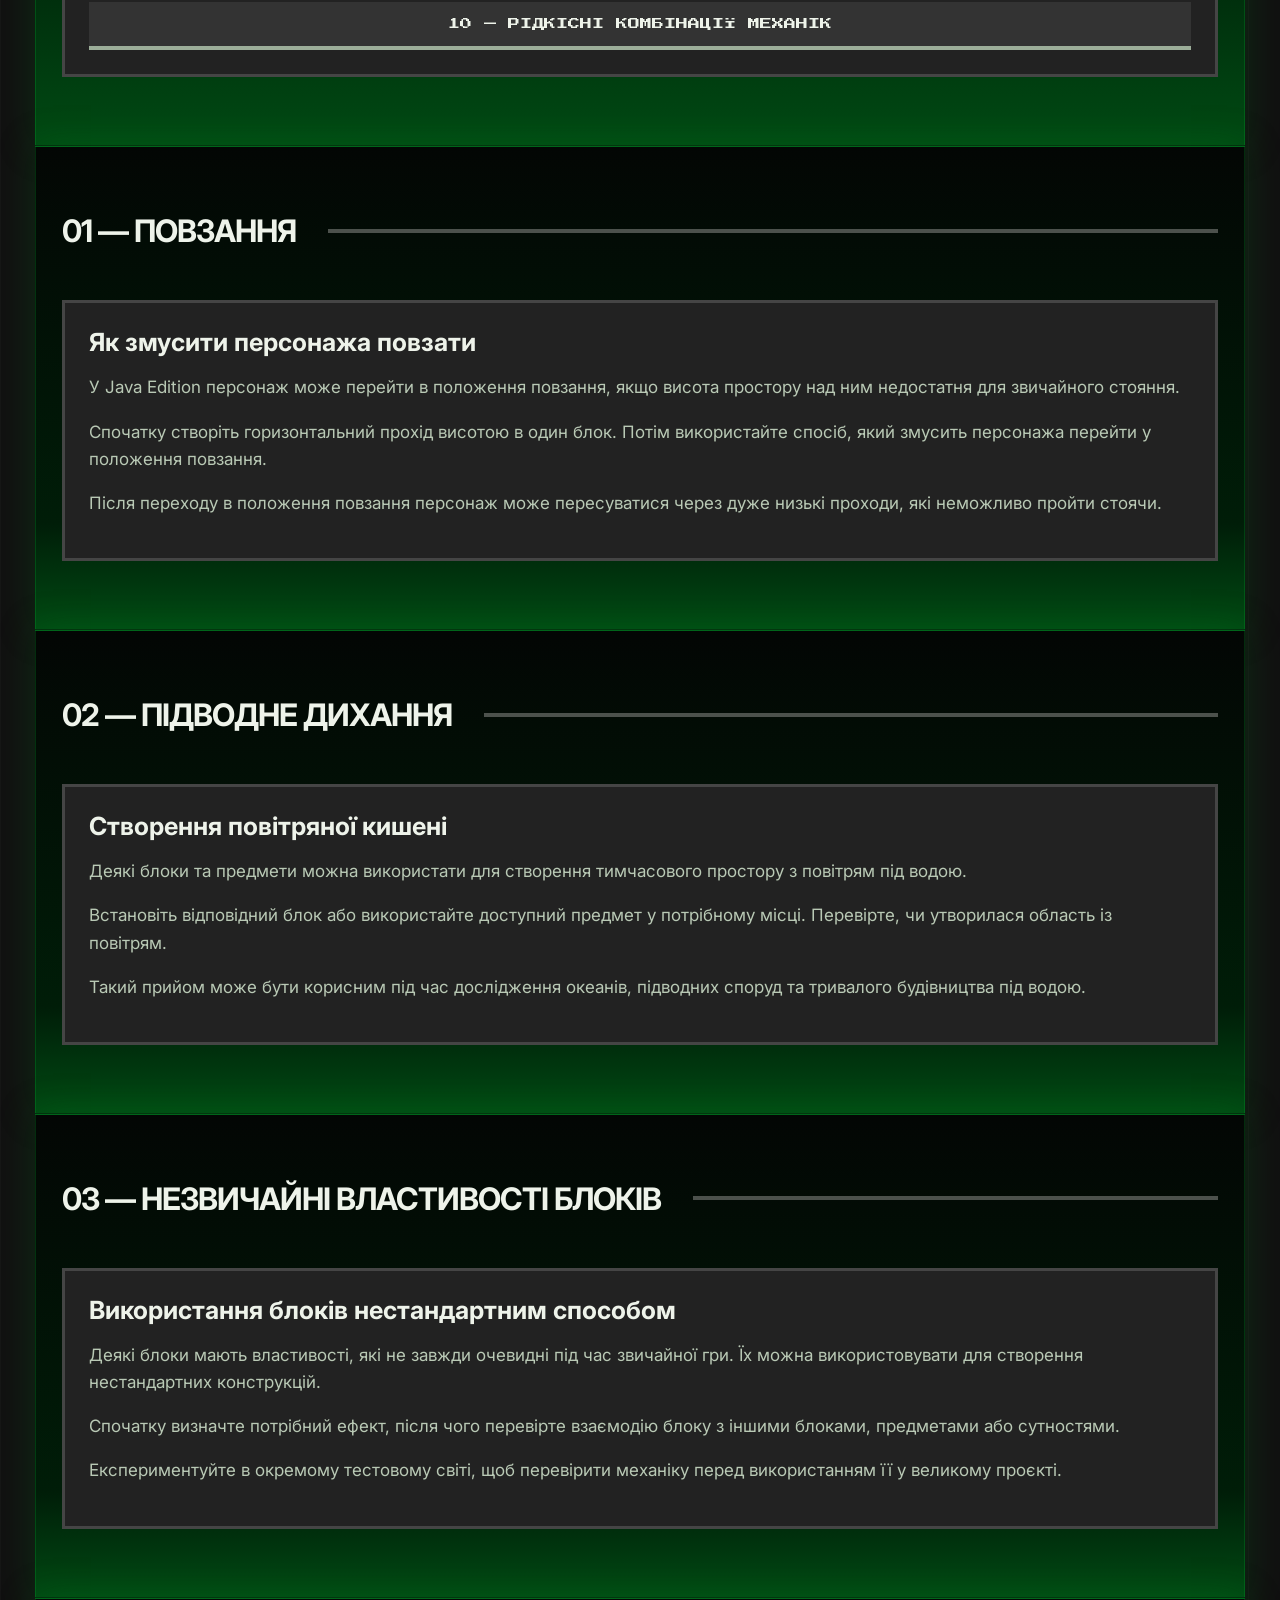
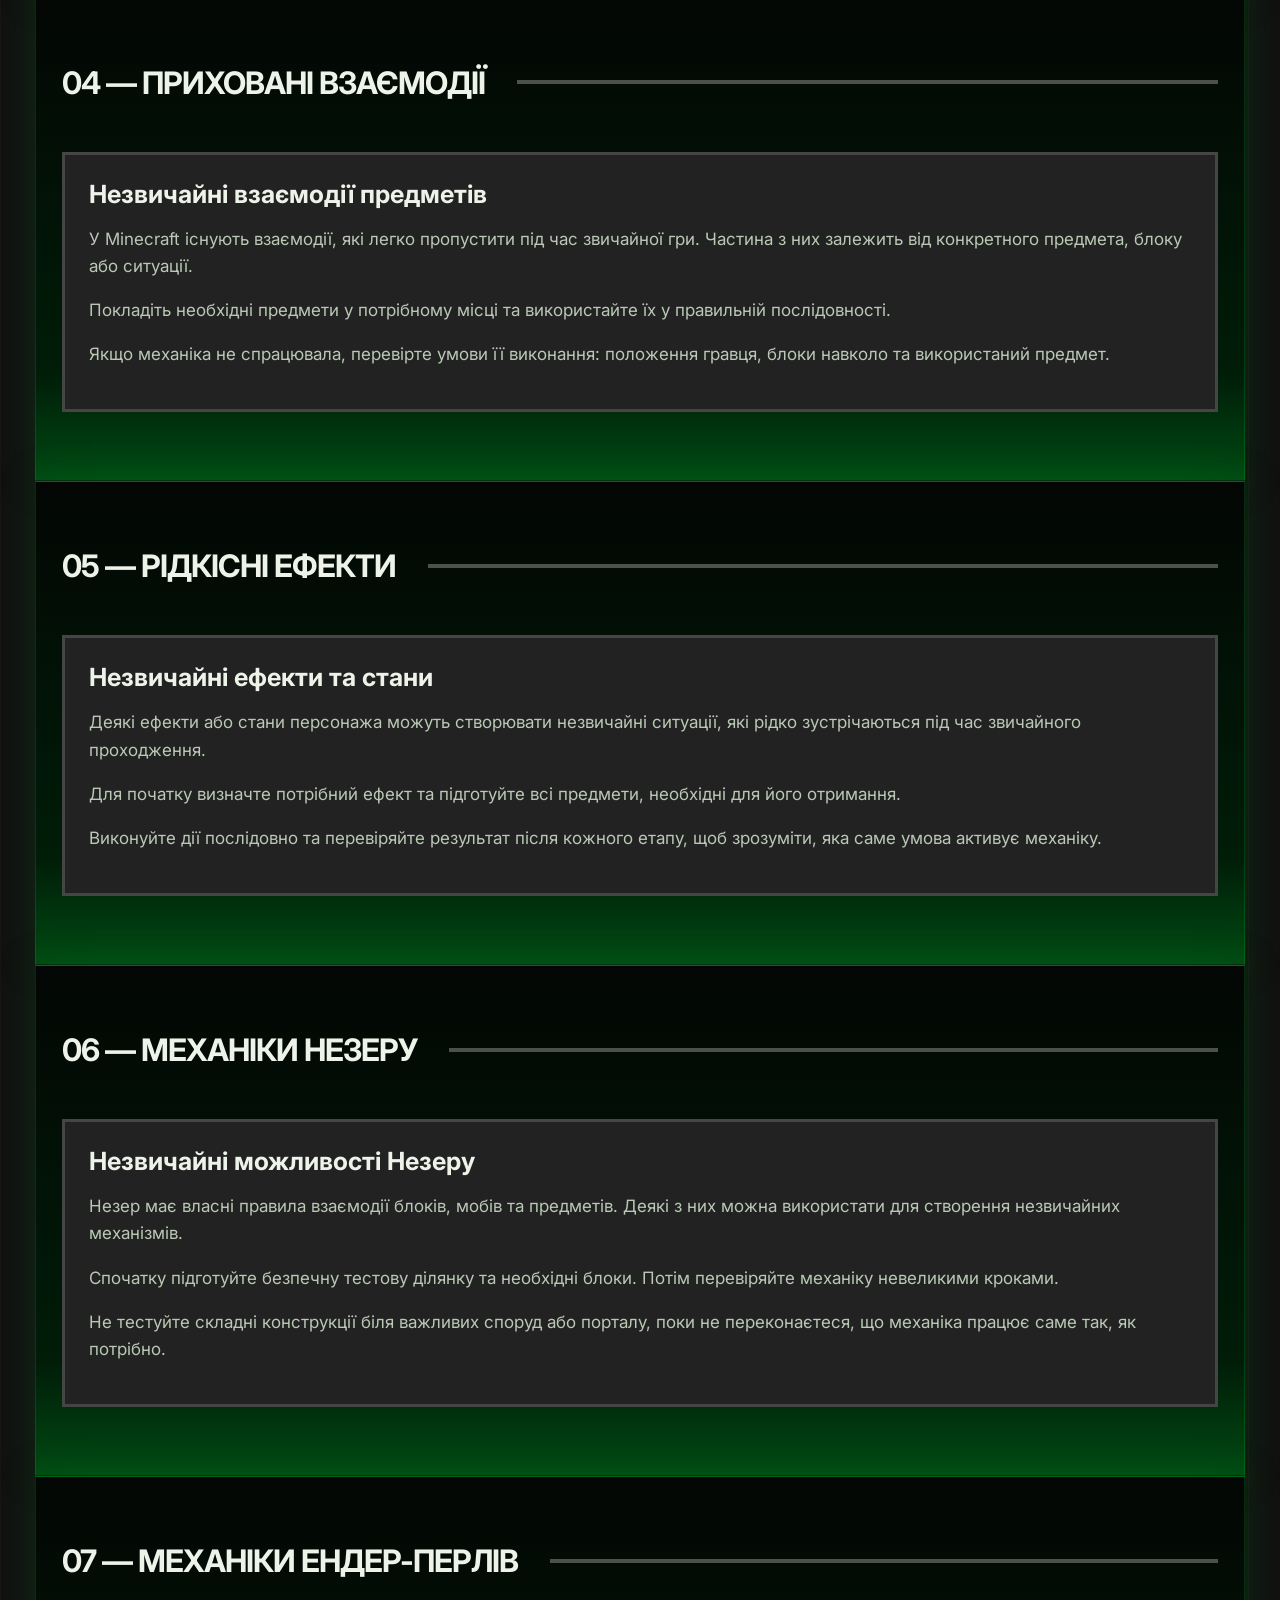
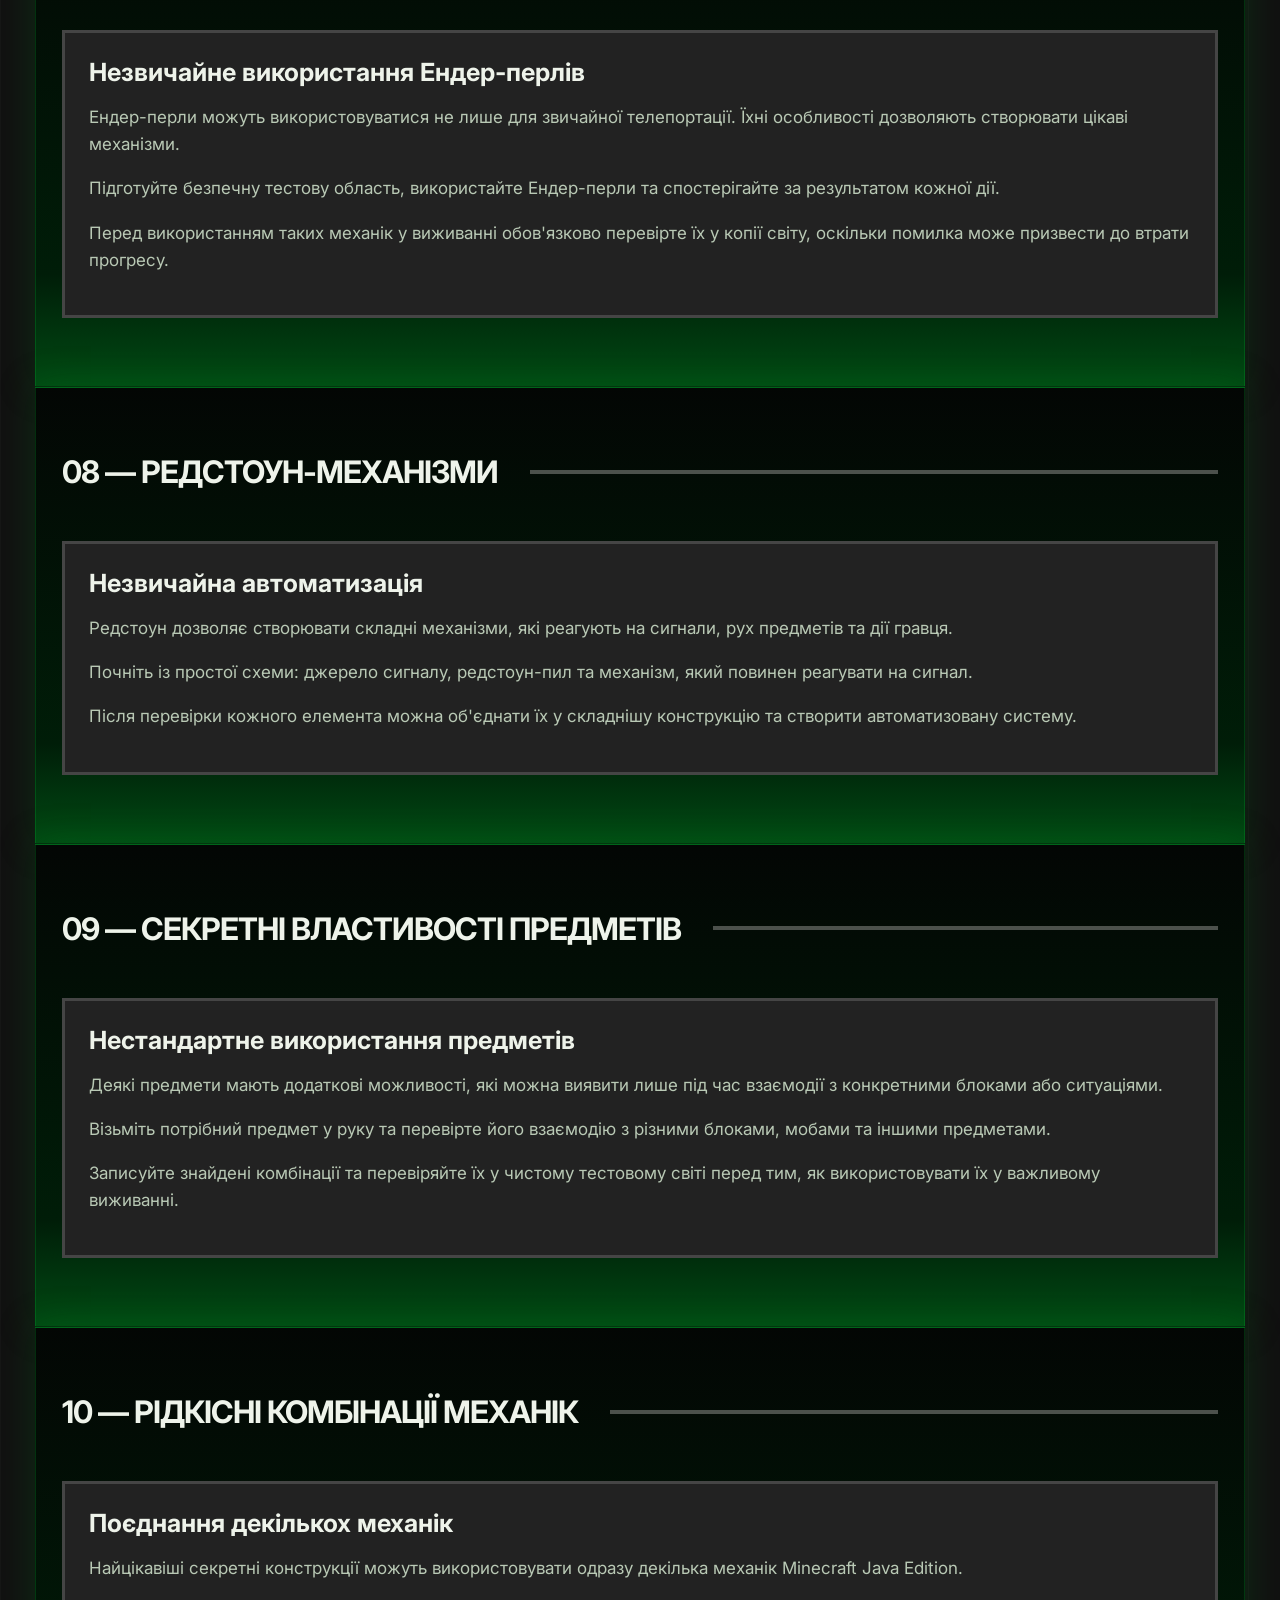
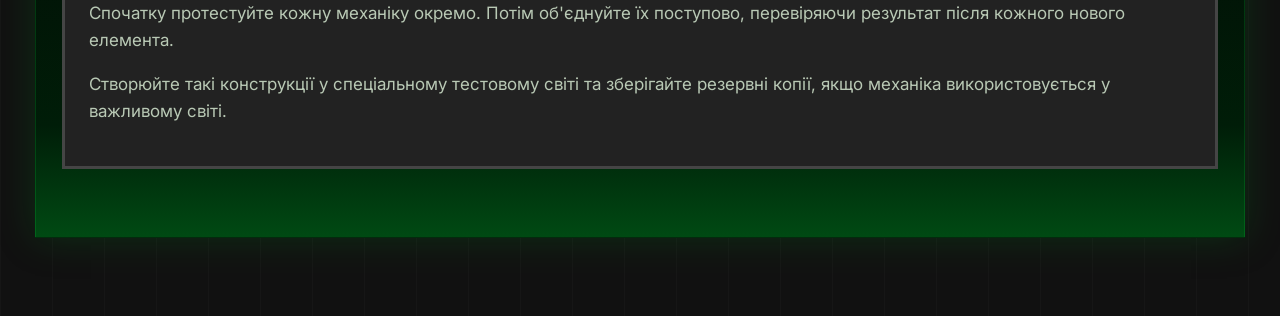
<file: special.html>
<!DOCTYPE html>
<html lang="ru">
  <head>
     <link rel="preconnect" href="https://fonts.googleapis.com">
  <link rel="preconnect" href="https://fonts.gstatic.com" crossorigin>
  <link href="https://fonts.googleapis.com/css2?family=Inter:wght@400;500;700;800&family=Press+Start+2P&display=swap" rel="stylesheet">
    <link rel="stylesheet" href="styles.css">
    <meta charset="UTF-8">
    <title>Minecraft Special Guides</title>
  </head>

  <body>
      <header class="site-header">
    <a class="logo" href="#">Minecraft Guides</a>
    <nav class="nav" aria-label="Main navigation">
      <a href="index.html">Home</a>
      <a href="mods.html">Mods</a>
      <a class="active" href="guides.html">Guides</a>
      <a href="https://github.com" target="_blank" rel="noreferrer">GitHub</a>
    </nav>
    <a class="top-cta" href="#join">Досліджуй Minecraft!</a>
  </header>

  <main>

<section class="hero" id="guides">
      <div class="hero-grid" aria-hidden="true"></div>
      <h1>Minecraft Guides</h1>
      <p>Досліджуй секретні механіки Minecraft разом з командою: Георгій, Артем, Саша та Максим.<br>Відкривай рідкісні можливості Java Edition!</p>
      <div class="hero-actions">
        <a class="btn btn-primary" href="#categories">Explore Guides</a>
        <a class="btn btn-ghost" href="https://github.com" target="_blank" rel="noreferrer">Join GitHub <span class="github-mark">●</span></a>
      </div>
    </section>

    <section class="panel dark-panel" id="categories">

  <div class="section-title">
    <h2>Special Guides</h2>
    <span></span>
  </div>

  <div class="card">
    <div class="card-body">

      <h3>Зміст гайда</h3>

      <p>
        Спеціальний посібник із секретних та рідкісних
        механік Minecraft Java Edition. Тут зібрані
        незвичайні можливості гри та покрокові інструкції
        для їх відтворення.
      </p>

      <a href="#first-day" class="card-btn">
        01 — Повзання
      </a>

      <a href="#resources" class="card-btn">
        02 — Підводне дихання
      </a>

      <a href="#food" class="card-btn">
        03 — Незвичайні властивості блоків
      </a>

      <a href="#base" class="card-btn">
        04 — Приховані взаємодії
      </a>

      <a href="#armor" class="card-btn">
        05 — Рідкісні ефекти
      </a>

      <a href="#nether" class="card-btn">
        06 — Механіки Незеру
      </a>

      <a href="#enchantments" class="card-btn">
        07 — Механіки Ендер-перлів
      </a>

      <a href="#farms" class="card-btn">
        08 — Незвичайні редстоун-механізми
      </a>

      <a href="#end" class="card-btn">
        09 — Секретні властивості предметів
      </a>

      <a href="#late-game" class="card-btn">
        10 — Рідкісні комбінації механік
      </a>

    </div>
  </div>

</section>


<section class="panel dark-panel" id="first-day">

  <div class="section-title">
    <h2>01 — Повзання</h2>
    <span></span>
  </div>

  <div class="card">
    <div class="card-body">

      <h3>Як змусити персонажа повзати</h3>

      <p>
        У Java Edition персонаж може перейти
        в положення повзання, якщо висота простору
        над ним недостатня для звичайного стояння.
      </p>

      <p>
        Спочатку створіть горизонтальний прохід
        висотою в один блок. Потім використайте
        спосіб, який змусить персонажа перейти
        у положення повзання.
      </p>

      <p>
        Після переходу в положення повзання
        персонаж може пересуватися через дуже
        низькі проходи, які неможливо пройти стоячи.
      </p>

    </div>
  </div>

</section>


<section class="panel dark-panel" id="resources">

  <div class="section-title">
    <h2>02 — Підводне дихання</h2>
    <span></span>
  </div>

  <div class="card">
    <div class="card-body">

      <h3>Створення повітряної кишені</h3>

      <p>
        Деякі блоки та предмети можна використати
        для створення тимчасового простору з повітрям
        під водою.
      </p>

      <p>
        Встановіть відповідний блок або використайте
        доступний предмет у потрібному місці.
        Перевірте, чи утворилася область із повітрям.
      </p>

      <p>
        Такий прийом може бути корисним під час
        дослідження океанів, підводних споруд
        та тривалого будівництва під водою.
      </p>

    </div>
  </div>

</section>


<section class="panel dark-panel" id="food">

  <div class="section-title">
    <h2>03 — Незвичайні властивості блоків</h2>
    <span></span>
  </div>

  <div class="card">
    <div class="card-body">

      <h3>Використання блоків нестандартним способом</h3>

      <p>
        Деякі блоки мають властивості, які не завжди
        очевидні під час звичайної гри. Їх можна
        використовувати для створення нестандартних
        конструкцій.
      </p>

      <p>
        Спочатку визначте потрібний ефект, після чого
        перевірте взаємодію блоку з іншими блоками,
        предметами або сутностями.
      </p>

      <p>
        Експериментуйте в окремому тестовому світі,
        щоб перевірити механіку перед використанням
        її у великому проєкті.
      </p>

    </div>
  </div>

</section>


<section class="panel dark-panel" id="base">

  <div class="section-title">
    <h2>04 — Приховані взаємодії</h2>
    <span></span>
  </div>

  <div class="card">
    <div class="card-body">

      <h3>Незвичайні взаємодії предметів</h3>

      <p>
        У Minecraft існують взаємодії, які легко
        пропустити під час звичайної гри. Частина
        з них залежить від конкретного предмета,
        блоку або ситуації.
      </p>

      <p>
        Покладіть необхідні предмети у потрібному
        місці та використайте їх у правильній
        послідовності.
      </p>

      <p>
        Якщо механіка не спрацювала, перевірте
        умови її виконання: положення гравця,
        блоки навколо та використаний предмет.
      </p>

    </div>
  </div>

</section>


<section class="panel dark-panel" id="armor">

  <div class="section-title">
    <h2>05 — Рідкісні ефекти</h2>
    <span></span>
  </div>

  <div class="card">
    <div class="card-body">

      <h3>Незвичайні ефекти та стани</h3>

      <p>
        Деякі ефекти або стани персонажа можуть
        створювати незвичайні ситуації, які рідко
        зустрічаються під час звичайного проходження.
      </p>

      <p>
        Для початку визначте потрібний ефект
        та підготуйте всі предмети, необхідні
        для його отримання.
      </p>

      <p>
        Виконуйте дії послідовно та перевіряйте
        результат після кожного етапу, щоб зрозуміти,
        яка саме умова активує механіку.
      </p>

    </div>
  </div>

</section>


<section class="panel dark-panel" id="nether">

  <div class="section-title">
    <h2>06 — Механіки Незеру</h2>
    <span></span>
  </div>

  <div class="card">
    <div class="card-body">

      <h3>Незвичайні можливості Незеру</h3>

      <p>
        Незер має власні правила взаємодії блоків,
        мобів та предметів. Деякі з них можна
        використати для створення незвичайних механізмів.
      </p>

      <p>
        Спочатку підготуйте безпечну тестову ділянку
        та необхідні блоки. Потім перевіряйте механіку
        невеликими кроками.
      </p>

      <p>
        Не тестуйте складні конструкції біля важливих
        споруд або порталу, поки не переконаєтеся,
        що механіка працює саме так, як потрібно.
      </p>

    </div>
  </div>

</section>


<section class="panel dark-panel" id="enchantments">

  <div class="section-title">
    <h2>07 — Механіки Ендер-перлів</h2>
    <span></span>
  </div>

  <div class="card">
    <div class="card-body">

      <h3>Незвичайне використання Ендер-перлів</h3>

      <p>
        Ендер-перли можуть використовуватися не лише
        для звичайної телепортації. Їхні особливості
        дозволяють створювати цікаві механізми.
      </p>

      <p>
        Підготуйте безпечну тестову область,
        використайте Ендер-перли та спостерігайте
        за результатом кожної дії.
      </p>

      <p>
        Перед використанням таких механік у виживанні
        обов'язково перевірте їх у копії світу,
        оскільки помилка може призвести до втрати прогресу.
      </p>

    </div>
  </div>

</section>


<section class="panel dark-panel" id="farms">

  <div class="section-title">
    <h2>08 — Редстоун-механізми</h2>
    <span></span>
  </div>

  <div class="card">
    <div class="card-body">

      <h3>Незвичайна автоматизація</h3>

      <p>
        Редстоун дозволяє створювати складні механізми,
        які реагують на сигнали, рух предметів
        та дії гравця.
      </p>

      <p>
        Почніть із простої схеми: джерело сигналу,
        редстоун-пил та механізм, який повинен
        реагувати на сигнал.
      </p>

      <p>
        Після перевірки кожного елемента можна
        об'єднати їх у складнішу конструкцію
        та створити автоматизовану систему.
      </p>

    </div>
  </div>

</section>


<section class="panel dark-panel" id="end">

  <div class="section-title">
    <h2>09 — Секретні властивості предметів</h2>
    <span></span>
  </div>

  <div class="card">
    <div class="card-body">

      <h3>Нестандартне використання предметів</h3>

      <p>
        Деякі предмети мають додаткові можливості,
        які можна виявити лише під час взаємодії
        з конкретними блоками або ситуаціями.
      </p>

      <p>
        Візьміть потрібний предмет у руку та перевірте
        його взаємодію з різними блоками, мобами
        та іншими предметами.
      </p>

      <p>
        Записуйте знайдені комбінації та перевіряйте
        їх у чистому тестовому світі перед тим,
        як використовувати їх у важливому виживанні.
      </p>

    </div>
  </div>

</section>


<section class="panel dark-panel" id="late-game">

  <div class="section-title">
    <h2>10 — Рідкісні комбінації механік</h2>
    <span></span>
  </div>

  <div class="card">
    <div class="card-body">

      <h3>Поєднання декількох механік</h3>

      <p>
        Найцікавіші секретні конструкції можуть
        використовувати одразу декілька механік
        Minecraft Java Edition.
      </p>

      <p>
        Спочатку протестуйте кожну механіку окремо.
        Потім об'єднуйте їх поступово, перевіряючи
        результат після кожного нового елемента.
      </p>

      <p>
        Створюйте такі конструкції у спеціальному
        тестовому світі та зберігайте резервні копії,
        якщо механіка використовується у важливому світі.
      </p>

    </div>
  </div>

</section>

  </main>
  </body>
</html>
</file>
<file: styles.css>
* {
  box-sizing: border-box;
}

html {
  scroll-behavior: smooth;
}

body {
  margin: 0;
  color: #eef3ea;
  background: radial-gradient(circle at 50% 15%, rgba(64, 64, 64, 0.48), transparent 34rem),
    linear-gradient(90deg, rgba(255, 255, 255, 0.02) 1px, transparent 1px),
    #111111;
  background-size: auto, 52px 52px, auto;
  font-family: Inter, system-ui, sans-serif;
}

/* Basic links */
a {
  color: inherit;
  text-decoration: none;
}

/* Header */
.site-header {
  width: min(1210px, calc(100% - 64px));
  height: 108px;
  margin: 0 auto;
  display: grid;
  grid-template-columns: 1fr auto 1fr;
  align-items: center;
  border-bottom: 5px solid #313131;
}

.logo,
.footer h2 {
  font-size: 26px;
  font-weight: 800;
  text-transform: uppercase;
  letter-spacing: -1.5px;
}

.nav {
  display: flex;
  gap: 36px;
  color: #b9c9b5;
  font-family: "Press Start 2P", monospace;
  font-size: 12px;
}

.nav a {
  padding: 12px 0;
  transition: 0.1s;
}

.nav a:hover {
  color: #599950;
}

.nav .active {
  color: #ffffff;
  border-bottom: 3px solid #ffffff;
}

.top-cta {
  min-width: 230px;
  justify-self: end;
  padding: 15px 22px 12px;
  color: #06380d;
  background: linear-gradient(#f0ffe9 0 64%, #09bf39 65%);
  border: 2px solid #dcffcf;
  box-shadow: inset 0 -6px 0 rgba(0, 0, 0, 0.18);
  font-family: "Press Start 2P", monospace;
  font-size: 14px;
  font-weight: 700;
  text-align: center;
  transition: 0.2s;
}
.top-cta:hover {
  background: linear-gradient(#f0ffe9 0 64%, #09bf39 65%);
  box-shadow: inset 0 -6px 0 rgba(0, 0, 0, 0.28);
  transform: scale(1.02);
}


/* Page layout */
main {
  width: min(1210px, calc(100% - 64px));
  margin: 0 auto 78px;
}

/* Hero */
.hero {
  position: relative;
  min-height: 520px;
  display: grid;
  place-items: center;
  align-content: center;
  overflow: hidden;
  text-align: center;
}

.hero-grid {
  position: absolute;
  inset: 0;
  opacity: 0.13;
  background-image: linear-gradient(#333333 1px, transparent 1px),
    linear-gradient(90deg, #333333 1px, transparent 1px);
  background-size: 44px 44px;
  mask-image: radial-gradient(circle, #000000 0, transparent 68%);
}

.hero h1 {
  position: relative;
  margin: 0 0 28px;
  color: #39d718;
  font-family: "Press Start 2P", monospace;
  font-size: clamp(42px, 6vw, 68px);
  line-height: 1.15;
  text-transform: uppercase;
  text-shadow: 4px 4px 0 #0b6d12, -2px -2px 0 #1b7d11;
}

.hero p {
  position: relative;
  margin: 0;
  color: #b9c9b5;
  font-size: 19px;
  line-height: 1.65;
}

.hero-actions {
  position: relative;
  display: flex;
  flex-wrap: wrap;
  justify-content: center;
  gap: 16px;
  margin-top: 118px;
}

.btn {
  min-width: 205px;
  padding: 20px 24px;
  border: 2px solid #8fa08d;
  box-shadow: inset 0 -6px 0 rgba(255, 255, 255, 0.13);
  font-family: "Press Start 2P", monospace;
  font-size: 12px;
  text-transform: uppercase;
}

.btn-primary {
  color: #063b17;
  background: #05b83c;
  border-color: #038129;
}

.btn-ghost {
  color: #f4f4f4;
  background: transparent;
}

.github-mark {
  width: 32px;
  height: 32px;
  margin-left: 8px;
  display: inline-grid;
  place-items: center;
  color: #222222;
  background: #bbbbbb;
  border-radius: 50%;
}

/* Common panels */
.panel {
  padding: 68px 26px;
  background: linear-gradient(#030604, #001d08 78%, #004a13);
  border: 1px solid rgba(0, 255, 70, 0.15);
  box-shadow: 0 0 36px rgba(0, 130, 30, 0.25);
}

.video-panel {
  margin-top: 34px;
  padding-inline: 64px;
  background: linear-gradient(120deg, #002d0a, #020302 36%, #001204);
}

.section-title {
  display: flex;
  align-items: center;
  gap: 32px;
  margin-bottom: 54px;
}

.section-title h2 {
  margin: 0;
  font-size: 31px;
  line-height: 1;
  text-transform: uppercase;
  letter-spacing: -1px;
}

.section-title span {
  flex: 1;
  height: 4px;
  background: #4c514c;
}

/* Category cards */
.cards {
  display: grid;
  grid-template-columns: repeat(3, 1fr);
  gap: 16px;
}

.card {
  background: #222222;
  border: 3px solid #454545;
  transition: transform 0.2s, border-color 0.2s;
}

.card:hover {
  transform: translateY(-6px);
  border-color: #117e2e;
}

.card-art {
  position: relative;
  height: 190px;
  background-position: center;
  background-size: cover;
  filter: grayscale(1);
}

.card-art::after,
.thumb::after {
  content: "";
  position: absolute;
  inset: 0;
  background: radial-gradient(transparent, rgba(0, 0, 0, 0.48));
}
.card-image {
  position: relative;
  height: 190px;
  background-position: center;
  background-size: cover;
  border-radius: 10px;
}

.survival {
  background-image: linear-gradient(120deg, rgba(255, 255, 255, 0.6), rgba(0, 0, 0, 0.15)),
    url("https://images.unsplash.com/photo-1607513746994-51f730a44832?auto=format&fit=crop&w=900&q=80");
}

.building {
  background-image: linear-gradient(rgba(0, 0, 0, 0.2), rgba(0, 0, 0, 0.2)),
    url("https://images.unsplash.com/photo-1518005020951-eccb494ad742?auto=format&fit=crop&w=900&q=80");
}

.blocks {
  background-image: linear-gradient(rgba(0, 0, 0, 0.2), rgba(0, 0, 0, 0.2)),
    url("https://images.unsplash.com/photo-1519608487953-e999c86e7455?auto=format&fit=crop&w=900&q=80");
}

.tag {
  position: absolute;
  z-index: 1;
  top: 18px;
  left: 18px;
  padding: 8px 13px;
  font-size: 12px;
  text-transform: uppercase;
}

.red {
  background: #b90614;
}

.cyan {
  color: #05414a;
  background: #18dfff;
}

.pink {
  color: #9a0030;
  background: #ffbed4;
}

.card-body {
  padding: 24px;
}

.card h3,
.video-card h3 {
  margin: 0 0 16px;
  font-size: 25px;
}

.card p,
.video-card p {
  color: #b9c9b5;
  font-size: 17px;
  line-height: 1.6;
}

.card-btn {
  display: block;
  margin-top: 26px;
  padding: 16px;
  background: #333333;
  border-bottom: 4px solid #9cae99;
  font-family: "Press Start 2P", monospace;
  font-size: 12px;
  text-align: center;
  text-transform: uppercase;
}

/* Video cards */
.videos {
  display: grid;
  grid-template-columns: 1fr 1fr;
  gap: 34px;
}

.video-card {
  display: grid;
  grid-template-columns: 1.15fr 1fr;
  gap: 24px;
  padding: 18px;
  background: #2b2b2b;
}

.light-line {
  border-left: 5px solid #ffffff;
}

.cyan-line {
  border-left: 5px solid #18dfff;
}

.thumb {
  position: relative;
  min-height: 130px;
  display: grid;
  place-items: center;
  background-position: center;
  background-size: cover;
}

.redstone {
  background-image: linear-gradient(rgba(0, 0, 0, 0.15), rgba(0, 0, 0, 0.15)),
    url("https://images.unsplash.com/photo-1550745165-9bc0b252726f?auto=format&fit=crop&w=800&q=80");
}

.secrets {
  background-image: linear-gradient(rgba(0, 0, 0, 0.05), rgba(0, 0, 0, 0.05)),
    url("https://images.unsplash.com/photo-1605806616949-59450419c3d1?auto=format&fit=crop&w=800&q=80");
}

.thumb button {
  position: relative;
  z-index: 1;
  width: 58px;
  height: 58px;
  color: #00450f;
  background: #ecffe7;
  border: 0;
  border-radius: 50%;
  font-size: 22px;
  cursor: pointer;
}

.video-card {
  transition: 0.2s;
}

.video-card small {
  color: #d8ead5;
  font-family: "Press Start 2P", monospace;
  font-size: 10px;
}

.video-card a {
  color: #18dfff;
  font-family: "Press Start 2P", monospace;
  font-size: 10px;
  text-transform: uppercase;
}

.video-card a:hover {
  text-decoration: underline;
}
.video-card a:active {
  color: #ffffff;
}
.video-card:hover {
  background: #3a3a3a;
  box-shadow: 0 0 18px rgba(0, 255, 70, 0.25);}

/* Newsletter */
.newsletter {
  position: relative;
  margin: 8px 0 86px;
  padding: 54px 24px 48px;
  overflow: hidden;
  color: #064115;
  background: #eaffdf;
  border: 2px solid #aaff9b;
  border-radius: 12px;
  box-shadow: 6px 8px 0 #00601b;
  text-align: center;
}

.newsletter h2 {
  margin: 0 0 18px;
  font-size: 31px;
  text-transform: uppercase;
}

.newsletter p {
  max-width: 640px;
  margin: 0 auto 32px;
  font-size: 18px;
  line-height: 1.55;
}

.newsletter form {
  display: flex;
  flex-wrap: wrap;
  justify-content: center;
  gap: 16px;
}

.newsletter input {
  width: min(320px, 100%);
  padding: 18px 22px;
  background: #d6e8d0;
  border: 2px solid #064115;
  border-radius: 6px;
  font-family: "Press Start 2P", monospace;
  font-size: 12px;
}

.newsletter button {
  padding: 19px 34px;
  color: #ffffff;
  background: #004b13;
  border: 0;
  border-radius: 6px;
  font-family: "Press Start 2P", monospace;
  font-size: 12px;
  text-transform: uppercase;
}

.pixel-corner {
  position: absolute;
  top: 12px;
  right: 18px;
  width: 82px;
  height: 82px;
  opacity: 0.45;
  background: conic-gradient(from 90deg, #ffffff 25%, transparent 0 50%, #ffffff 0 75%, transparent 0);
  background-size: 41px 41px;
}

/* Footer */
.footer {
  min-height: 155px;
  padding: 46px 24px;
  display: grid;
  grid-template-columns: 1fr auto 1fr;
  align-items: end;
  gap: 24px;
  background: #222222;
  border-top: 4px solid #333333;
}

.footer p,
.footer a {
  color: #aebbab;
  font-family: "Press Start 2P", monospace;
  font-size: 10px;
  text-transform: uppercase;
}

.footer nav {
  display: flex;
  gap: 32px;
  text-size: 15px;
}

.footer nav:last-child {
  justify-self: end;
}

/* Tablet and mobile */
@media (max-width: 900px) {
  .site-header,
  main {
    width: min(100% - 28px, 1210px);
  }

  .site-header {
    height: auto;
    padding: 22px 0;
    grid-template-columns: 1fr;
    justify-items: center;
    gap: 18px;
  }

  .top-cta {
    justify-self: center;
  }

  .hero {
    min-height: 470px;
  }

  .hero-actions {
    margin-top: 56px;
  }

  .cards,
  .videos,
  .video-card,
  .footer {
    grid-template-columns: 1fr;
  }

  .video-panel {
    padding-inline: 26px;
  }

  .footer nav,
  .footer nav:last-child {
    justify-self: start;
    flex-wrap: wrap;
  }
}

@media (max-width: 560px) {
  .nav {
    gap: 18px;
    font-size: 10px;
  }

  .hero h1 {
    font-size: 34px;
  }

  .section-title {
    gap: 16px;
  }

  .section-title h2 {
    font-size: 25px;
  }

  .panel {
    padding: 42px 16px;
  }
}
</file>
